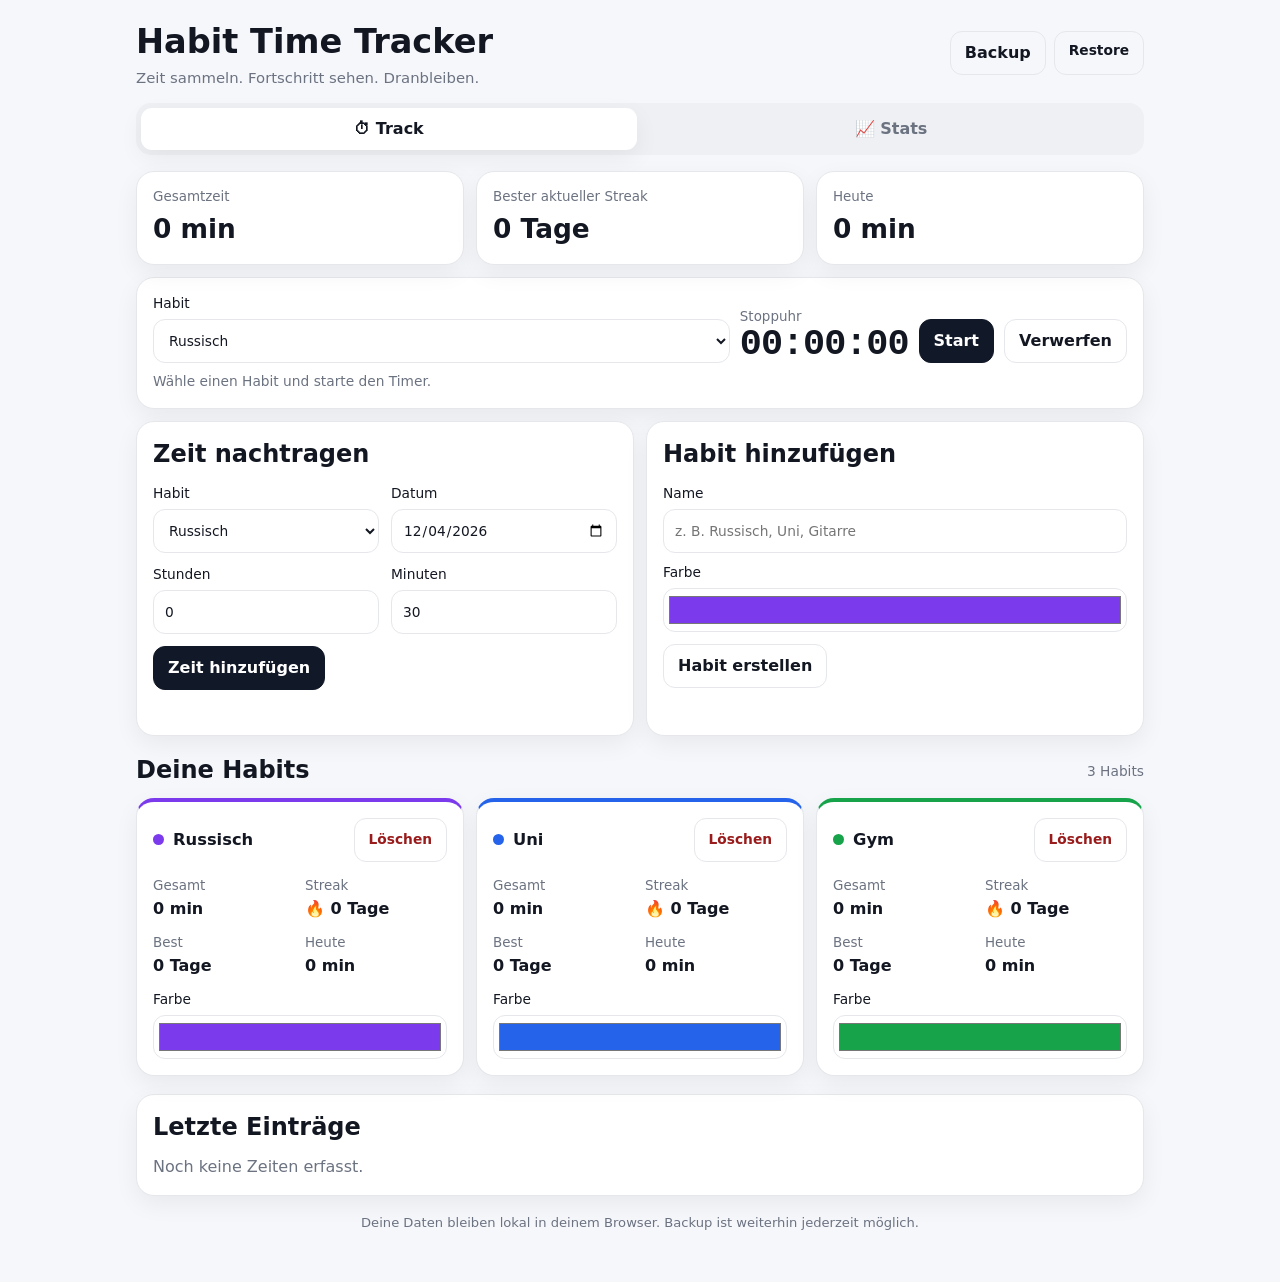
<file: index.html>
<!doctype html>
<html lang="de">
<head>
  <meta charset="utf-8">
  <meta name="viewport" content="width=device-width, initial-scale=1, viewport-fit=cover">
  <meta name="theme-color" content="#111827">
  <meta name="apple-mobile-web-app-capable" content="yes">
  <meta name="apple-mobile-web-app-status-bar-style" content="default">
  <meta name="apple-mobile-web-app-title" content="Time Tracker">
  <title>Habit Time Tracker</title>
  <link rel="manifest" href="./manifest.webmanifest">
  <link rel="icon" href="./icon.svg" type="image/svg+xml">
  <style>
    :root{
      --bg:#f6f7fb;--card:#fff;--text:#131722;--muted:#6b7280;--border:#e5e7eb;
      --accent:#111827;--accentText:#fff;--danger:#991b1b;--soft:#eef0f4;
      --shadow:0 8px 24px rgba(0,0,0,.06)
    }
    @media(prefers-color-scheme:dark){
      :root{--bg:#0f1115;--card:#171a21;--text:#f3f4f6;--muted:#9ca3af;--border:#2b303a;--accent:#f3f4f6;--accentText:#111827;--danger:#fca5a5;--soft:#20242c;--shadow:none}
    }
    *{box-sizing:border-box}
    body{margin:0;background:var(--bg);color:var(--text);font:16px/1.4 system-ui,-apple-system,BlinkMacSystemFont,"Segoe UI",sans-serif}
    button,input,select{font:inherit}
    button{cursor:pointer}
    .wrap{max-width:1040px;margin:0 auto;padding:18px 16px 50px}
    header{display:flex;gap:12px;justify-content:space-between;align-items:center;margin-bottom:14px}
    h1{font-size:clamp(1.5rem,4vw,2.1rem);margin:0}
    .sub{color:var(--muted);font-size:.93rem;margin-top:3px}
    .grid{display:grid;gap:12px}.stats{grid-template-columns:repeat(3,1fr)}.two{grid-template-columns:repeat(2,1fr)}
    .card{background:var(--card);border:1px solid var(--border);border-radius:18px;padding:16px;box-shadow:var(--shadow)}
    .label{color:var(--muted);font-size:.84rem}.value{font-size:1.65rem;font-weight:780;margin-top:4px;word-break:break-word}
    .row{display:flex;gap:10px;align-items:end;flex-wrap:wrap}.grow{flex:1 1 180px}
    label{display:block;font-size:.86rem}
    input,select{width:100%;min-height:44px;margin-top:6px;border:1px solid var(--border);border-radius:12px;background:transparent;color:var(--text);padding:9px 11px}
    input[type=color]{padding:3px;min-height:44px}
    .btn{min-height:44px;border-radius:12px;padding:9px 14px;border:1px solid var(--border);background:transparent;color:var(--text);font-weight:680}
    .btn.primary{background:var(--accent);color:var(--accentText);border-color:var(--accent)}.btn.danger{color:var(--danger)}
    .timer{font:760 2.3rem/1 ui-monospace,SFMono-Regular,Menlo,monospace;letter-spacing:-1px}
    .section-title{font-weight:780;margin:0 0 12px}.habit-grid{grid-template-columns:repeat(3,1fr)}
    .habit-card h3{margin:0;font-size:1.02rem}.mini{display:grid;grid-template-columns:1fr 1fr;gap:10px}.mini strong{display:block;margin-top:2px}
    .history-item{display:flex;justify-content:space-between;gap:12px;padding:10px 0;border-bottom:1px solid var(--border);align-items:center}.history-item:last-child{border-bottom:0}.history-main{min-width:0;flex:1}.history-actions{display:flex;align-items:center;gap:8px;flex:0 0 auto}.history-delete{min-height:36px;padding:6px 10px}
    .muted{color:var(--muted)}.small{font-size:.86rem}.status{min-height:20px;margin-top:9px;color:var(--muted);font-size:.86rem}
    .toolbar{display:flex;gap:8px;flex-wrap:wrap}.file-btn{position:relative;overflow:hidden}.file-btn input{position:absolute;inset:0;opacity:0;cursor:pointer;margin:0}
    .tabs{display:grid;grid-template-columns:1fr 1fr;gap:6px;background:var(--soft);padding:5px;border-radius:15px;margin:8px 0 16px}
    .tab-btn{border:0;border-radius:11px;padding:10px 12px;background:transparent;color:var(--muted);font-weight:750}
    .tab-btn.active{background:var(--card);color:var(--text);box-shadow:var(--shadow)}
    .tab-panel{display:none}.tab-panel.active{display:block}
    .habit-title{display:flex;gap:9px;align-items:center}.dot{width:11px;height:11px;border-radius:50%;flex:0 0 auto}
    .color-row{display:flex;align-items:center;gap:8px;margin-top:12px}.color-row label{flex:1}
    .motivation{padding:18px;background:linear-gradient(135deg,var(--card),var(--soft));border:1px solid var(--border);border-radius:20px}
    .motivation .big{font-size:clamp(1.45rem,5vw,2.25rem);font-weight:830;line-height:1.12;margin-top:5px}
    .metric-grid{display:grid;grid-template-columns:repeat(4,1fr);gap:10px;margin-top:12px}
    .metric{padding:14px;border:1px solid var(--border);border-radius:16px;background:var(--card)}.metric strong{display:block;font-size:1.2rem;margin-top:3px}
    .chart-card{margin-top:12px}.chart-wrap{height:230px;position:relative}.chart-wrap canvas{width:100%;height:100%}
    .heatmap-wrap{overflow-x:auto;padding-bottom:6px}.heatmap{display:grid;grid-auto-flow:column;grid-template-rows:repeat(7,13px);grid-auto-columns:13px;gap:4px;min-width:max-content;padding:4px}
    .heat-cell{width:13px;height:13px;border-radius:3px;background:var(--soft);outline:1px solid color-mix(in srgb,var(--border) 75%,transparent)}
    .heat-legend{display:flex;align-items:center;gap:6px;justify-content:flex-end;margin-top:9px}.heat-legend .heat-cell{display:inline-block}
    .habit-filter{display:flex;gap:8px;overflow-x:auto;padding:2px 0 8px}.filter-pill{white-space:nowrap;border:1px solid var(--border);background:var(--card);color:var(--text);border-radius:999px;padding:8px 11px;font-weight:650}
    .filter-pill.active{outline:2px solid currentColor;outline-offset:1px}
    .record-grid{display:grid;grid-template-columns:repeat(4,1fr);gap:10px}.record{padding:14px;border-radius:16px;border:1px solid var(--border);background:var(--card)}
    .record .emoji{font-size:1.25rem}.record strong{display:block;margin-top:3px;font-size:1.05rem}
    .achievement-grid{display:grid;grid-template-columns:repeat(3,1fr);gap:10px}
    .achievement{padding:14px;border-radius:16px;border:1px solid var(--border);background:var(--card);opacity:.5}.achievement.unlocked{opacity:1}.achievement .icon{font-size:1.55rem}
    .bar-list{display:grid;gap:10px}.bar-label{display:flex;justify-content:space-between;gap:12px;font-size:.9rem;margin-bottom:5px}
    .bar-track{height:10px;background:var(--soft);border-radius:999px;overflow:hidden}.bar-fill{height:100%;border-radius:999px}
    footer{margin-top:18px;color:var(--muted);font-size:.82rem;text-align:center}
    @media(max-width:760px){
      .stats,.two,.habit-grid,.metric-grid,.record-grid,.achievement-grid{grid-template-columns:1fr 1fr}
      header{align-items:flex-start;flex-direction:column}.timer{font-size:2rem}
    }
    @media(max-width:460px){.stats,.two,.habit-grid,.metric-grid,.record-grid,.achievement-grid{grid-template-columns:1fr}}
  </style>
</head>
<body>
<div class="wrap">
  <header>
    <div>
      <h1>Habit Time Tracker</h1>
      <div class="sub">Zeit sammeln. Fortschritt sehen. Dranbleiben.</div>
    </div>
    <div class="toolbar">
      <button id="exportBtn" class="btn" type="button">Backup</button>
      <label class="btn file-btn">Restore<input id="importInput" type="file" accept="application/json"></label>
    </div>
  </header>

  <nav class="tabs" aria-label="Ansicht wechseln">
    <button class="tab-btn active" data-tab="track" type="button">⏱ Track</button>
    <button class="tab-btn" data-tab="stats" type="button">📈 Stats</button>
  </nav>

  <main>
    <div id="tab-track" class="tab-panel active">
      <section class="grid stats">
        <div class="card"><div class="label">Gesamtzeit</div><div id="totalTime" class="value">0 h</div></div>
        <div class="card"><div class="label">Bester aktueller Streak</div><div id="bestCurrentStreak" class="value">0 Tage</div></div>
        <div class="card"><div class="label">Heute</div><div id="todayTime" class="value">0 min</div></div>
      </section>

      <section class="card" style="margin-top:12px">
        <div class="row">
          <div class="grow"><label>Habit<select id="timerHabit"></select></label></div>
          <div><div class="label">Stoppuhr</div><div id="timerDisplay" class="timer">00:00:00</div></div>
          <button id="timerBtn" class="btn primary" type="button">Start</button>
          <button id="discardBtn" class="btn" type="button" disabled>Verwerfen</button>
        </div>
        <div id="timerMessage" class="status">Wähle einen Habit und starte den Timer.</div>
      </section>

      <section class="grid two" style="margin-top:12px">
        <form id="manualForm" class="card">
          <h2 class="section-title">Zeit nachtragen</h2>
          <div class="grid two">
            <label>Habit<select id="manualHabit"></select></label>
            <label>Datum<input id="manualDate" type="date"></label>
            <label>Stunden<input id="manualHours" type="number" min="0" max="24" step="1" value="0"></label>
            <label>Minuten<input id="manualMinutes" type="number" min="0" max="59" step="1" value="30"></label>
          </div>
          <button class="btn primary" style="margin-top:12px" type="submit">Zeit hinzufügen</button>
          <div id="manualMessage" class="status"></div>
        </form>

        <form id="habitForm" class="card">
          <h2 class="section-title">Habit hinzufügen</h2>
          <label>Name<input id="habitName" type="text" maxlength="40" placeholder="z. B. Russisch, Uni, Gitarre"></label>
          <label style="margin-top:10px">Farbe<input id="habitColor" type="color" value="#7c3aed"></label>
          <button class="btn" style="margin-top:12px" type="submit">Habit erstellen</button>
          <div id="habitMessage" class="status"></div>
        </form>
      </section>

      <section style="margin-top:18px">
        <div class="row" style="justify-content:space-between;align-items:center">
          <h2 class="section-title" style="margin:0">Deine Habits</h2>
          <div id="habitCount" class="muted small"></div>
        </div>
        <div id="habitCards" class="grid habit-grid" style="margin-top:10px"></div>
      </section>

      <section class="card" style="margin-top:18px">
        <h2 class="section-title">Letzte Einträge</h2>
        <div id="history"></div>
      </section>
    </div>

    <div id="tab-stats" class="tab-panel">
      <section class="motivation">
        <div class="label">Dein Momentum</div>
        <div id="momentumText" class="big">Heute zählt.</div>
        <div id="momentumSub" class="muted" style="margin-top:8px">Jede Session baut auf der letzten auf.</div>
      </section>

      <section class="metric-grid">
        <div class="metric"><div class="label">Diese Woche</div><strong id="weekTotal">0 min</strong><span id="weekDelta" class="small muted">–</span></div>
        <div class="metric"><div class="label">Letzte 30 Tage</div><strong id="monthTotal">0 min</strong><span class="small muted">aktive Zeit</span></div>
        <div class="metric"><div class="label">Aktive Tage</div><strong id="activeDays">0</strong><span class="small muted">gesamt</span></div>
        <div class="metric"><div class="label">Investierte Lebenszeit</div><strong id="lifeTime">0 h</strong><span id="lifeTimeDays" class="small muted">0 Tage</span></div>
      </section>

      <section class="card chart-card">
        <div class="row" style="justify-content:space-between;align-items:center">
          <div><h2 class="section-title" style="margin:0">Letzte 14 Tage</h2><div class="small muted">Zeit pro Tag</div></div>
        </div>
        <div class="chart-wrap"><canvas id="dailyChart"></canvas></div>
      </section>

      <section class="card chart-card">
        <h2 class="section-title">Jahres-Heatmap</h2>
        <div class="habit-filter" id="heatmapFilters"></div>
        <div class="heatmap-wrap"><div id="heatmap" class="heatmap"></div></div>
        <div class="heat-legend"><span class="small muted">weniger</span><span class="heat-cell" data-l="1"></span><span class="heat-cell" data-l="2"></span><span class="heat-cell" data-l="3"></span><span class="heat-cell" data-l="4"></span><span class="small muted">mehr</span></div>
      </section>

      <section class="grid two chart-card">
        <div class="card">
          <h2 class="section-title">Kumulative Stunden</h2>
          <div class="chart-wrap"><canvas id="cumulativeChart"></canvas></div>
        </div>
        <div class="card">
          <h2 class="section-title">Zeit nach Habit</h2>
          <div id="habitBars" class="bar-list"></div>
        </div>
      </section>

      <section class="card chart-card">
        <h2 class="section-title">Persönliche Rekorde</h2>
        <div id="records" class="record-grid"></div>
      </section>

      <section class="card chart-card">
        <h2 class="section-title">Milestones</h2>
        <div id="achievements" class="achievement-grid"></div>
      </section>
    </div>
  </main>

  <footer>Deine Daten bleiben lokal in deinem Browser. Backup ist weiterhin jederzeit möglich.</footer>
</div>

<script>
(() => {
  const DB_NAME='habit_time_tracker_db';
  const DB_VERSION=1;
  const DEFAULT_COLORS=['#7c3aed','#2563eb','#16a34a','#ea580c','#db2777','#0891b2','#ca8a04','#4f46e5'];
  const $=s=>document.querySelector(s);
  let db,habits=[],entries=[],running=false,timerStartedAt=0,timerHabitId=null,timerInterval=null,heatmapHabit='all';

  const uid=()=> (crypto.randomUUID&&crypto.randomUUID()) || `${Date.now()}-${Math.random().toString(16).slice(2)}`;
  function todayISO(d=new Date()){return [d.getFullYear(),String(d.getMonth()+1).padStart(2,'0'),String(d.getDate()).padStart(2,'0')].join('-')}
  function localDateFromISO(iso){const [y,m,d]=iso.split('-').map(Number);return new Date(y,m-1,d)}
  function escapeHtml(s){return String(s).replace(/[&<>"']/g,c=>({'&':'&amp;','<':'&lt;','>':'&gt;','"':'&quot;',"'":'&#039;'}[c]))}
  function formatDuration(sec){sec=Math.max(0,Math.round(Number(sec)||0));const h=Math.floor(sec/3600),m=Math.floor((sec%3600)/60);return h?`${h} h ${String(m).padStart(2,'0')} min`:`${m} min`}
  function compactDuration(sec){sec=Math.max(0,Math.round(Number(sec)||0));const h=sec/3600;return h>=10?`${Math.round(h)} h`:h>=1?`${h.toFixed(1).replace('.',',')} h`:`${Math.round(sec/60)} min`}
  function timerText(sec){sec=Math.max(0,Math.floor(sec));return [Math.floor(sec/3600),Math.floor((sec%3600)/60),sec%60].map(x=>String(x).padStart(2,'0')).join(':')}
  function currentElapsed(){return running?(Date.now()-timerStartedAt)/1000:0}
  function habitColor(h,index=0){return h.color||DEFAULT_COLORS[index%DEFAULT_COLORS.length]}
  function secondsFor(filterFn){return entries.filter(filterFn).reduce((a,e)=>a+(Number(e.seconds)||0),0)}
  function dayDiff(a,b){return Math.round((localDateFromISO(b)-localDateFromISO(a))/86400000)}

  function streakForHabit(habitId){
    const dates=[...new Set(entries.filter(e=>e.habitId===habitId&&e.seconds>0).map(e=>e.date))].sort();
    if(!dates.length)return{current:0,best:0};
    let best=1,run=1;
    for(let i=1;i<dates.length;i++){if(dayDiff(dates[i-1],dates[i])===1)run++;else run=1;best=Math.max(best,run)}
    let anchor=todayISO(),set=new Set(dates);
    if(!set.has(anchor)){const d=new Date();d.setDate(d.getDate()-1);anchor=todayISO(d)}
    let current=0;
    if(set.has(anchor)){current=1;let cursor=localDateFromISO(anchor);while(true){cursor=new Date(cursor);cursor.setDate(cursor.getDate()-1);const prev=todayISO(cursor);if(!set.has(prev))break;current++}}
    return{current,best}
  }

  function openDB(){return new Promise((resolve,reject)=>{const req=indexedDB.open(DB_NAME,DB_VERSION);req.onupgradeneeded=()=>{const d=req.result;if(!d.objectStoreNames.contains('habits'))d.createObjectStore('habits',{keyPath:'id'});if(!d.objectStoreNames.contains('entries'))d.createObjectStore('entries',{keyPath:'id'})};req.onsuccess=()=>resolve(req.result);req.onerror=()=>reject(req.error)})}
  function txPut(store,obj){return new Promise((resolve,reject)=>{const tx=db.transaction(store,'readwrite');tx.objectStore(store).put(obj);tx.oncomplete=()=>resolve();tx.onerror=()=>reject(tx.error)})}
  function txDelete(store,id){return new Promise((resolve,reject)=>{const tx=db.transaction(store,'readwrite');tx.objectStore(store).delete(id);tx.oncomplete=()=>resolve();tx.onerror=()=>reject(tx.error)})}
  function txAll(store){return new Promise((resolve,reject)=>{const req=db.transaction(store,'readonly').objectStore(store).getAll();req.onsuccess=()=>resolve(req.result);req.onerror=()=>reject(req.error)})}
  function clearStore(store){return new Promise((resolve,reject)=>{const tx=db.transaction(store,'readwrite');tx.objectStore(store).clear();tx.oncomplete=()=>resolve();tx.onerror=()=>reject(tx.error)})}

  async function load(){
    habits=await txAll('habits');entries=await txAll('entries');
    if(!habits.length){
      for(const [i,name] of ['Russisch','Uni','Gym'].entries()){const h={id:uid(),name,color:DEFAULT_COLORS[i],createdAt:Date.now()};await txPut('habits',h);habits.push(h)}
    }
    render();
  }

  function renderSelects(){
    const t=$('#timerHabit'),m=$('#manualHabit'),oldT=t.value,oldM=m.value;
    const opts=habits.map(h=>`<option value="${h.id}">${escapeHtml(h.name)}</option>`).join('');
    t.innerHTML=opts;m.innerHTML=opts;if(habits.some(h=>h.id===oldT))t.value=oldT;if(habits.some(h=>h.id===oldM))m.value=oldM;
  }

  function renderTrack(){
    renderSelects();
    const total=secondsFor(()=>true),today=secondsFor(e=>e.date===todayISO()),streaks=habits.map(h=>streakForHabit(h.id).current);
    $('#totalTime').textContent=formatDuration(total);$('#todayTime').textContent=formatDuration(today);$('#bestCurrentStreak').textContent=`${Math.max(0,...streaks)} Tage`;$('#habitCount').textContent=`${habits.length} Habits`;

    $('#habitCards').innerHTML=habits.map((h,i)=>{
      const secs=secondsFor(e=>e.habitId===h.id),s=streakForHabit(h.id),todaySec=secondsFor(e=>e.habitId===h.id&&e.date===todayISO()),color=habitColor(h,i);
      return `<article class="card habit-card" style="border-top:4px solid ${color}">
        <div class="row" style="justify-content:space-between;align-items:center">
          <div class="habit-title"><span class="dot" style="background:${color}"></span><h3>${escapeHtml(h.name)}</h3></div>
          <button class="btn danger small delete-habit" data-id="${h.id}" type="button">Löschen</button>
        </div>
        <div class="mini" style="margin-top:12px">
          <div><span class="label">Gesamt</span><strong>${formatDuration(secs)}</strong></div>
          <div><span class="label">Streak</span><strong>🔥 ${s.current} Tage</strong></div>
          <div><span class="label">Best</span><strong>${s.best} Tage</strong></div>
          <div><span class="label">Heute</span><strong>${formatDuration(todaySec)}</strong></div>
        </div>
        <div class="color-row"><label>Farbe<input class="habit-color" data-id="${h.id}" type="color" value="${color}"></label></div>
      </article>`;
    }).join('');

    document.querySelectorAll('.habit-color').forEach(input=>input.addEventListener('change',async()=>{
      const h=habits.find(x=>x.id===input.dataset.id);if(!h)return;h.color=input.value;await txPut('habits',h);render();
    }));
    document.querySelectorAll('.delete-habit').forEach(btn=>btn.addEventListener('click',async()=>{
      const id=btn.dataset.id;if(!confirm('Habit und alle zugehörigen Zeiteinträge wirklich löschen?'))return;
      for(const e of entries.filter(e=>e.habitId===id))await txDelete('entries',e.id);
      await txDelete('habits',id);habits=habits.filter(h=>h.id!==id);entries=entries.filter(e=>e.habitId!==id);render();
    }));

    const recent=[...entries].sort((a,b)=>(b.createdAt||0)-(a.createdAt||0)).slice(0,20);
    $('#history').innerHTML=recent.length?recent.map(e=>{const h=habits.find(x=>x.id===e.habitId),i=habits.findIndex(x=>x.id===e.habitId),color=h?habitColor(h,i):'#9ca3af';return `<div class="history-item"><div class="history-main"><span class="dot" style="display:inline-block;background:${color};margin-right:6px"></span><strong>${escapeHtml(h?h.name:'Gelöscht')}</strong> · ${e.date}</div><div class="history-actions"><span>${formatDuration(e.seconds)}</span><button class="btn danger small history-delete" data-id="${e.id}" type="button" aria-label="Eintrag löschen">Löschen</button></div></div>`}).join(''):'<div class="muted">Noch keine Zeiten erfasst.</div>';
    document.querySelectorAll('.history-delete').forEach(btn=>btn.addEventListener('click',async()=>{
      const id=btn.dataset.id,e=entries.find(x=>x.id===id);if(!e)return;
      const h=habits.find(x=>x.id===e.habitId),label=h?h.name:'diesen Eintrag';
      if(!confirm(`${label} vom ${e.date} (${formatDuration(e.seconds)}) wirklich löschen?`))return;
      await txDelete('entries',id);
      entries=entries.filter(x=>x.id!==id);
      render();
    }));
  }

  function dateSeries(days){
    const out=[];const d=new Date();d.setHours(12,0,0,0);
    for(let i=days-1;i>=0;i--){const x=new Date(d);x.setDate(d.getDate()-i);out.push(todayISO(x))}
    return out;
  }

  function weekStart(offsetWeeks=0){
    const d=new Date();d.setHours(12,0,0,0);const monday=(d.getDay()+6)%7;d.setDate(d.getDate()-monday+(offsetWeeks*7));return d;
  }
  function rangeSec(start,end){return secondsFor(e=>{const d=localDateFromISO(e.date);return d>=start&&d<end})}

  function drawLineChart(canvas,labels,values,color){
    const rect=canvas.getBoundingClientRect(),ratio=window.devicePixelRatio||1,w=Math.max(280,rect.width),h=Math.max(180,rect.height);
    canvas.width=w*ratio;canvas.height=h*ratio;const c=canvas.getContext('2d');c.scale(ratio,ratio);c.clearRect(0,0,w,h);
    const cs=getComputedStyle(document.documentElement),muted=cs.getPropertyValue('--muted').trim(),border=cs.getPropertyValue('--border').trim();
    const pad={l:34,r:10,t:16,b:28},cw=w-pad.l-pad.r,ch=h-pad.t-pad.b,max=Math.max(...values,1);
    c.strokeStyle=border;c.lineWidth=1;
    for(let i=0;i<4;i++){const y=pad.t+(ch*i/3);c.beginPath();c.moveTo(pad.l,y);c.lineTo(w-pad.r,y);c.stroke()}
    c.fillStyle=muted;c.font='11px system-ui';c.textAlign='right';c.textBaseline='middle';
    for(let i=0;i<4;i++){const val=max*(1-i/3);c.fillText(compactDuration(val),pad.l-6,pad.t+(ch*i/3))}
    const pts=values.map((v,i)=>({x:pad.l+(values.length===1?cw/2:cw*i/(values.length-1)),y:pad.t+ch-(v/max)*ch}));
    c.strokeStyle=color;c.lineWidth=3;c.lineJoin='round';c.lineCap='round';c.beginPath();pts.forEach((p,i)=>i?c.lineTo(p.x,p.y):c.moveTo(p.x,p.y));c.stroke();
    c.fillStyle=color;pts.forEach(p=>{c.beginPath();c.arc(p.x,p.y,3,0,Math.PI*2);c.fill()});
    c.fillStyle=muted;c.font='10px system-ui';c.textAlign='center';c.textBaseline='top';
    const step=Math.max(1,Math.ceil(labels.length/7));labels.forEach((lab,i)=>{if(i%step===0||i===labels.length-1)c.fillText(lab,pts[i].x,h-pad.b+8)});
  }

  function renderHeatmap(){
    $('#heatmapFilters').innerHTML=[`<button class="filter-pill ${heatmapHabit==='all'?'active':''}" data-h="all">Alle</button>`,...habits.map((h,i)=>`<button class="filter-pill ${heatmapHabit===h.id?'active':''}" data-h="${h.id}" style="color:${habitColor(h,i)}">${escapeHtml(h.name)}</button>`)].join('');
    document.querySelectorAll('.filter-pill').forEach(b=>b.addEventListener('click',()=>{heatmapHabit=b.dataset.h;renderHeatmap()}));
    const days=dateSeries(365),map=new Map();
    for(const e of entries){if(heatmapHabit!=='all'&&e.habitId!==heatmapHabit)continue;map.set(e.date,(map.get(e.date)||0)+(Number(e.seconds)||0))}
    const vals=days.map(d=>map.get(d)||0),positive=vals.filter(Boolean).sort((a,b)=>a-b),q=positive.length?positive[Math.floor(positive.length*.75)]:3600;
    let color='#111827';
    if(heatmapHabit!=='all'){const i=habits.findIndex(h=>h.id===heatmapHabit);if(i>=0)color=habitColor(habits[i],i)}
    const cells=days.map((d,idx)=>{
      const v=vals[idx],level=v?Math.min(4,Math.max(1,Math.ceil((v/Math.max(q,1))*3))):0,alpha=level?[.22,.42,.68,1][level-1]:0;
      return `<span class="heat-cell" title="${d}: ${formatDuration(v)}" style="${level?`background:${hexWithAlpha(color,alpha)};outline-color:transparent`:''}"></span>`;
    }).join('');
    $('#heatmap').innerHTML=cells;
    document.querySelectorAll('.heat-legend .heat-cell').forEach(el=>{const l=Number(el.dataset.l);el.style.background=hexWithAlpha(color,[.22,.42,.68,1][l-1])});
  }

  function hexWithAlpha(hex,alpha){
    if(!/^#[0-9a-f]{6}$/i.test(hex))return hex;
    const r=parseInt(hex.slice(1,3),16),g=parseInt(hex.slice(3,5),16),b=parseInt(hex.slice(5,7),16);return `rgba(${r},${g},${b},${alpha})`;
  }

  function renderStats(){
    const total=secondsFor(()=>true),days14=dateSeries(14),vals14=days14.map(d=>secondsFor(e=>e.date===d));
    const thisStart=weekStart(0),nextStart=weekStart(1),prevStart=weekStart(-1),thisWeek=rangeSec(thisStart,nextStart),prevWeek=rangeSec(prevStart,thisStart);
    const delta=prevWeek?Math.round((thisWeek-prevWeek)/prevWeek*100):null;
    $('#weekTotal').textContent=formatDuration(thisWeek);$('#weekDelta').textContent=delta===null?'Noch kein Vergleich':`${delta>=0?'↑':'↓'} ${Math.abs(delta)} % zur Vorwoche`;
    const monthDates=new Set(dateSeries(30));$('#monthTotal').textContent=formatDuration(secondsFor(e=>monthDates.has(e.date)));
    $('#activeDays').textContent=new Set(entries.filter(e=>e.seconds>0).map(e=>e.date)).size;
    $('#lifeTime').textContent=formatDuration(total);$('#lifeTimeDays').textContent=`≈ ${(total/86400).toFixed(1).replace('.',',')} Tage`;
    const currentBest=Math.max(0,...habits.map(h=>streakForHabit(h.id).current));
    $('#momentumText').textContent=currentBest>=7?`🔥 ${currentBest} Tage Momentum.`:thisWeek>prevWeek&&prevWeek>0?'📈 Du bist diese Woche stärker unterwegs.':thisWeek>0?'⚡ Du hast diese Woche schon investiert.':'Heute ist ein guter Start.';
    $('#momentumSub').textContent=total?`Insgesamt ${formatDuration(total)} aktiv investiert.`:'Starte deine erste Session und die Stats füllen sich automatisch.';

    const labels14=days14.map(d=>localDateFromISO(d).toLocaleDateString('de-DE',{day:'2-digit',month:'2-digit'}));
    const primary=habits.length?habitColor(habits[0],0):'#7c3aed';drawLineChart($('#dailyChart'),labels14,vals14,primary);

    const allDates=[...new Set(entries.map(e=>e.date))].sort(),cumLabels=[],cumVals=[];let sum=0;
    const byDate=new Map();for(const e of entries)byDate.set(e.date,(byDate.get(e.date)||0)+(Number(e.seconds)||0));
    for(const d of allDates){sum+=byDate.get(d)||0;cumLabels.push(localDateFromISO(d).toLocaleDateString('de-DE',{day:'2-digit',month:'2-digit'}));cumVals.push(sum)}
    drawLineChart($('#cumulativeChart'),cumLabels.length?cumLabels:['–'],cumVals.length?cumVals:[0],primary);

    const totals=habits.map((h,i)=>({h,i,sec:secondsFor(e=>e.habitId===h.id)})).sort((a,b)=>b.sec-a.sec),maxHabit=Math.max(1,...totals.map(x=>x.sec));
    $('#habitBars').innerHTML=totals.length?totals.map(x=>`<div><div class="bar-label"><span>${escapeHtml(x.h.name)}</span><strong>${formatDuration(x.sec)}</strong></div><div class="bar-track"><div class="bar-fill" style="width:${(x.sec/maxHabit)*100}%;background:${habitColor(x.h,x.i)}"></div></div></div>`).join(''):'<div class="muted">Noch keine Habits.</div>';

    renderHeatmap();
    renderRecords();
    renderAchievements(total);
  }

  function renderRecords(){
    const dayTotals=new Map();for(const e of entries)dayTotals.set(e.date,(dayTotals.get(e.date)||0)+(Number(e.seconds)||0));
    const bestDay=[...dayTotals.entries()].sort((a,b)=>b[1]-a[1])[0];
    const longest=[...entries].sort((a,b)=>(b.seconds||0)-(a.seconds||0))[0];
    const bestStreak=Math.max(0,...habits.map(h=>streakForHabit(h.id).best));
    const weeks=new Map();
    for(const e of entries){const d=localDateFromISO(e.date),day=(d.getDay()+6)%7;d.setDate(d.getDate()-day);const k=todayISO(d);weeks.set(k,(weeks.get(k)||0)+(Number(e.seconds)||0))}
    const bestWeek=[...weeks.entries()].sort((a,b)=>b[1]-a[1])[0];
    $('#records').innerHTML=[
      ['🏆','Produktivster Tag',bestDay?formatDuration(bestDay[1]):'–'],
      ['⏱','Längste Session',longest?formatDuration(longest.seconds):'–'],
      ['🔥','Längster Streak',`${bestStreak} Tage`],
      ['⚡','Beste Woche',bestWeek?formatDuration(bestWeek[1]):'–']
    ].map(x=>`<div class="record"><span class="emoji">${x[0]}</span><span class="label">${x[1]}</span><strong>${x[2]}</strong></div>`).join('');
  }

  function renderAchievements(total){
    const maxStreak=Math.max(0,...habits.map(h=>streakForHabit(h.id).best)),sessionCount=entries.length,activeDays=new Set(entries.filter(e=>e.seconds>0).map(e=>e.date)).size;
    const a=[
      ['🌱','Erster Schritt','1 Stunde insgesamt',total>=3600],
      ['🔥','On Fire','7 Tage Streak',maxStreak>=7],
      ['💎','Drangeblieben','50 Stunden insgesamt',total>=50*3600],
      ['💯','Hundert','100 Sessions',sessionCount>=100],
      ['🗓','Konstanz','30 aktive Tage',activeDays>=30],
      ['🏔','Langstrecke','100 Stunden insgesamt',total>=100*3600]
    ];
    $('#achievements').innerHTML=a.map(x=>`<div class="achievement ${x[3]?'unlocked':''}"><div class="icon">${x[0]}</div><strong>${x[1]}</strong><div class="small muted">${x[2]}</div></div>`).join('');
  }

  function render(){renderTrack();if($('#tab-stats').classList.contains('active'))requestAnimationFrame(renderStats)}

  document.querySelectorAll('.tab-btn').forEach(btn=>btn.addEventListener('click',()=>{
    document.querySelectorAll('.tab-btn').forEach(b=>b.classList.toggle('active',b===btn));
    document.querySelectorAll('.tab-panel').forEach(p=>p.classList.remove('active'));
    $(`#tab-${btn.dataset.tab}`).classList.add('active');
    if(btn.dataset.tab==='stats')requestAnimationFrame(renderStats);
  }));
  window.addEventListener('resize',()=>{if($('#tab-stats').classList.contains('active'))renderStats()});

  $('#manualDate').value=todayISO();

  $('#timerBtn').addEventListener('click',async()=>{
    if(!habits.length)return;
    if(!running){
      running=true;timerStartedAt=Date.now();timerHabitId=$('#timerHabit').value;$('#timerBtn').textContent='Stop & speichern';$('#discardBtn').disabled=false;$('#timerMessage').textContent='Timer läuft…';timerInterval=setInterval(()=>$('#timerDisplay').textContent=timerText(currentElapsed()),1000);
    }else{
      const sec=Math.max(1,Math.round(currentElapsed()));running=false;clearInterval(timerInterval);timerInterval=null;
      const e={id:uid(),habitId:timerHabitId,date:todayISO(),seconds:sec,createdAt:Date.now()};await txPut('entries',e);entries.push(e);
      $('#timerBtn').textContent='Start';$('#discardBtn').disabled=true;$('#timerDisplay').textContent='00:00:00';$('#timerMessage').textContent=`${formatDuration(sec)} gespeichert.`;render();
    }
  });
  $('#discardBtn').addEventListener('click',()=>{running=false;clearInterval(timerInterval);timerInterval=null;$('#timerBtn').textContent='Start';$('#discardBtn').disabled=true;$('#timerDisplay').textContent='00:00:00';$('#timerMessage').textContent='Timer verworfen.'});

  $('#manualForm').addEventListener('submit',async ev=>{
    ev.preventDefault();const h=Math.max(0,Math.min(24,Number($('#manualHours').value)||0)),m=Math.max(0,Math.min(59,Number($('#manualMinutes').value)||0)),sec=Math.round((h*60+m)*60),date=$('#manualDate').value;
    if(!date||sec<=0){$('#manualMessage').textContent='Bitte Datum und Zeit größer als 0 eingeben.';return}
    const e={id:uid(),habitId:$('#manualHabit').value,date,seconds:sec,createdAt:Date.now()};await txPut('entries',e);entries.push(e);$('#manualMessage').textContent=`${formatDuration(sec)} hinzugefügt.`;render();
  });

  $('#habitForm').addEventListener('submit',async ev=>{
    ev.preventDefault();const name=$('#habitName').value.trim(),color=$('#habitColor').value;
    if(!name){$('#habitMessage').textContent='Gib dem Habit einen Namen.';return}
    if(habits.some(h=>h.name.toLowerCase()===name.toLowerCase())){$('#habitMessage').textContent='Diesen Habit gibt es schon.';return}
    const h={id:uid(),name,color,createdAt:Date.now()};await txPut('habits',h);habits.push(h);$('#habitName').value='';$('#habitMessage').textContent=`${name} erstellt.`;render();
  });

  $('#exportBtn').addEventListener('click',()=>{
    const payload={version:2,exportedAt:new Date().toISOString(),habits,entries};const blob=new Blob([JSON.stringify(payload,null,2)],{type:'application/json'}),a=document.createElement('a');a.href=URL.createObjectURL(blob);a.download=`habit-tracker-backup-${todayISO()}.json`;a.click();setTimeout(()=>URL.revokeObjectURL(a.href),500);
  });

  $('#importInput').addEventListener('change',async ev=>{
    const file=ev.target.files&&ev.target.files[0];if(!file)return;
    try{
      const data=JSON.parse(await file.text());if(!Array.isArray(data.habits)||!Array.isArray(data.entries))throw new Error('Ungültiges Backup');if(!confirm('Aktuelle Daten durch dieses Backup ersetzen?'))return;
      await clearStore('habits');await clearStore('entries');
      for(const [i,h0] of data.habits.entries()){const h={...h0,color:h0.color||DEFAULT_COLORS[i%DEFAULT_COLORS.length]};await txPut('habits',h)}
      for(const e of data.entries)await txPut('entries',e);
      habits=await txAll('habits');entries=await txAll('entries');render();alert('Backup wiederhergestellt.');
    }catch(err){alert('Backup konnte nicht gelesen werden.')}
    ev.target.value='';
  });

  async function init(){
    try{db=await openDB();await load();if('serviceWorker' in navigator)navigator.serviceWorker.register('./sw.js').catch(()=>{})}
    catch(err){document.body.innerHTML='<div style="padding:24px;font-family:system-ui">Die lokale Datenbank konnte nicht geöffnet werden.</div>'}
  }
  init();
})();
</script>
</body>
</html>
</file>
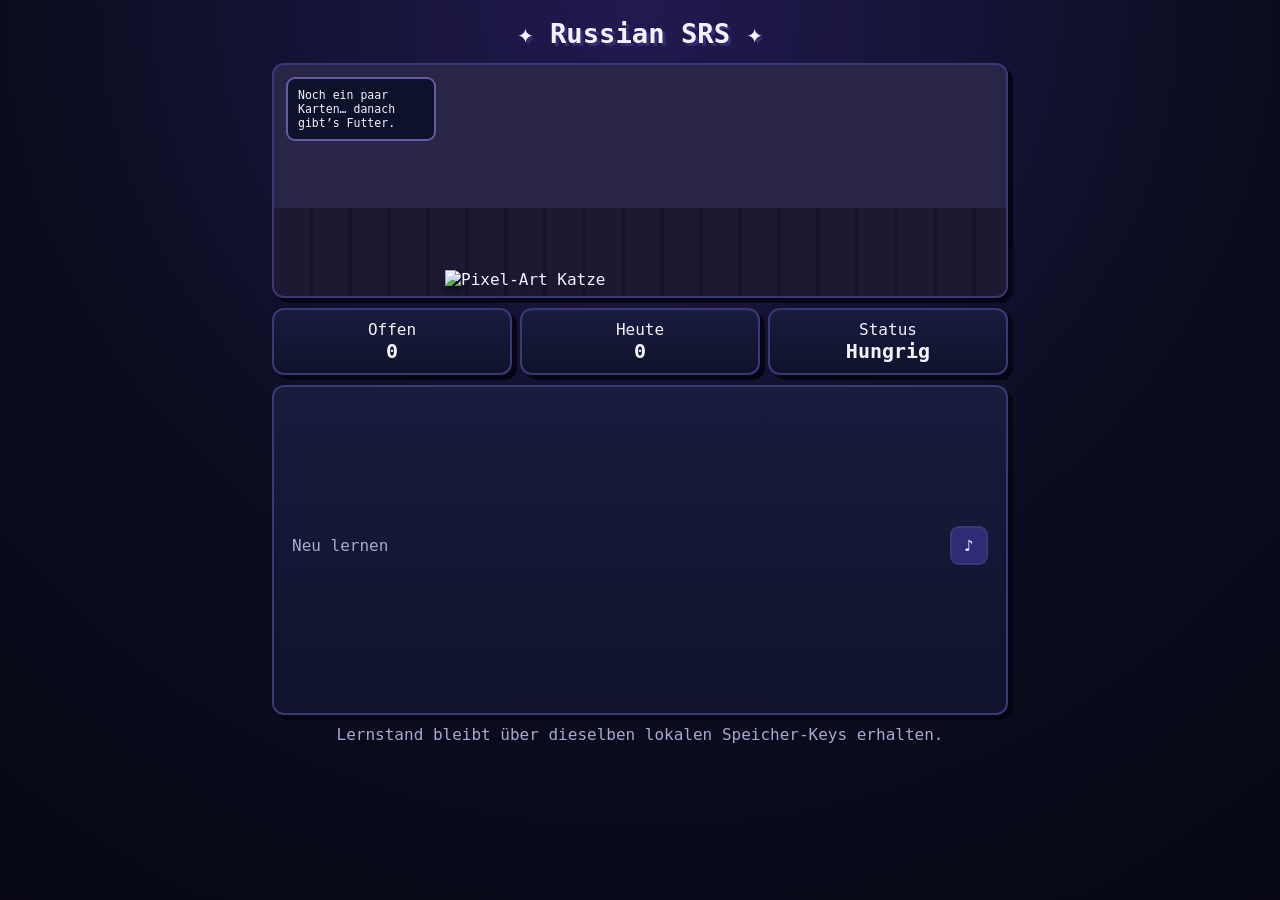
<file: srs-v10/index.html>
<!doctype html><html lang="de"><head><meta charset="utf-8"><meta name="viewport" content="width=device-width,initial-scale=1,viewport-fit=cover"><meta name="theme-color" content="#090b1d"><title>Russian SRS v10</title><style>:root{--bg:#090b1d;--panel:#151936;--line:#3a3977;--text:#f4f2ff;--muted:#aaa8cf;--red:#c94c67;--green:#1d8a6a}*{box-sizing:border-box}body{margin:0;min-height:100vh;background:radial-gradient(circle at 50% 0,#211a50,#0b0d20 55%,#070814);color:var(--text);font-family:ui-monospace,SFMono-Regular,Menlo,monospace}.app{max-width:760px;margin:auto;padding:12px}.title{text-align:center;font-weight:900;font-size:1.7rem;margin:6px 0 14px;text-shadow:3px 3px #342b75}.panel{background:linear-gradient(#181c3d,#10132b);border:2px solid var(--line);border-radius:12px;box-shadow:5px 5px 0 #050611}.room{position:relative;height:235px;overflow:hidden;background:linear-gradient(#292547 0 62%,#17152c 62%);display:flex;align-items:flex-end;justify-content:center}.room:after{content:"";position:absolute;inset:auto 0 0;height:38%;background:repeating-linear-gradient(90deg,#211b35 0 35px,#18142a 35px 39px);opacity:.7}.cat{position:relative;z-index:2;width:min(82vw,390px);height:auto;image-rendering:pixelated;filter:drop-shadow(0 8px 4px #05061188);margin-bottom:7px}.speech{position:absolute;z-index:3;left:12px;top:12px;max-width:150px;padding:9px 10px;border:2px solid #6559a8;border-radius:9px;background:#0c1028e8;font-size:.72rem}.stats{display:grid;grid-template-columns:repeat(3,1fr);gap:8px;margin:10px 0}.stat{padding:10px;text-align:center}.stat b{display:block;font-size:1.25rem}.card{padding:18px;min-height:330px;display:flex;flex-direction:column;justify-content:center}.prompt,.ru{text-align:center;font-weight:900}.prompt{font-size:clamp(1.8rem,7vw,2.8rem);margin-bottom:18px}.ru{font-size:clamp(1.55rem,6vw,2.3rem)}.note{text-align:center;color:var(--muted);margin-top:9px}.btn{font:inherit;color:#fff;font-weight:900;border:2px solid var(--line);border-radius:9px;padding:13px;background:#302b75;width:100%;margin-top:12px}.ratings{display:grid;grid-template-columns:repeat(2,1fr);gap:8px}.again{background:#b23d56}.hard{background:#946227}.good{background:#18745a}.easy{background:#1c7285}.toprow{display:flex;justify-content:space-between;align-items:center;color:var(--muted);margin-bottom:10px}.tts{width:auto;margin:0;padding:8px 12px}.done{text-align:center;color:var(--muted);padding:50px 10px}.status{text-align:center;padding:10px;color:var(--muted)}@media(min-width:700px){.ratings{grid-template-columns:repeat(4,1fr)}}</style></head><body><main class="app"><div class="title">✦ Russian SRS ✦</div><div class="panel room"><img id="cat" class="cat" alt="Pixel-Art Katze"><div class="speech" id="speech">Noch ein paar Karten… danach gibt’s Futter.</div></div><div class="stats"><div class="panel stat"><span>Offen</span><b id="open">0</b></div><div class="panel stat"><span>Heute</span><b id="today">0</b></div><div class="panel stat"><span>Status</span><b id="mood">Hungrig</b></div></div><section class="panel card"><div class="toprow"><span id="phase">Neu lernen</span><button id="tts" class="btn tts">♪</button></div><div id="study"></div></section><div class="status">Lernstand bleibt über dieselben lokalen Speicher-Keys erhalten.</div></main><script>(()=>{const H='[data-uri]';const P='[data-uri]';const $=s=>document.querySelector(s),K='russian-srs-progress-v1',M='russian-srs-meta-v1',L='russian-srs-local-cards-v1',MIN=60000,DAY=86400000;const base=[{id:'a',de:'Ich hab keinen Bock zu kochen.',ru:'Мне влом готовить.',note:'влом = kein Bock'},{id:'b',de:'Mir ist mulmig, da allein hinzugehen.',ru:'Мне стрёмно туда идти одной.',note:'стрёмно = mulmig / sketchy'},{id:'c',de:'Ich hab auf der Arbeit Mist gebaut.',ru:'Я накосячила на работе.',note:'накосячить = Mist bauen'},{id:'d',de:'Warum gehst du mir so auf den Sack?',ru:'Чё ты до меня докопался?',note:'докопаться = nerven'},{id:'e',de:'Ich hab beschlossen, mir die Mühe zu machen und alles selbst zu machen.',ru:'Я решила заморочиться и сама всё сделать.',note:'заморочиться = sich Mühe machen'},{id:'f',de:'Ich kann darüber nicht mehr vor Lachen.',ru:'Я с этого угораю.',note:'угорать = sich kaputtlachen'},{id:'g',de:'Hör auf, dich rauszureden.',ru:'Хватит отмазываться.',note:'отмазываться = sich rausreden'},{id:'h',de:'Er ist mit seiner Lüge aufgeflogen.',ru:'Он спалился на лжи.',note:'спалиться = auffliegen'},{id:'i',de:'Was willst du mir da erzählen?',ru:'Что ты мне втираешь?',note:'втирать = Quatsch erzählen'},{id:'j',de:'Ich bin nach Hause gekommen und direkt weggepennt.',ru:'Я пришла домой и сразу вырубилась.',note:'вырубиться = wegpennen'}];const load=(k,f)=>{try{return JSON.parse(localStorage.getItem(k))||f}catch{return f}};let p=load(K,{}),meta=load(M,{reviewsToday:0,reviewDay:''}),local=load(L,[]),cards=[...base,...local],cur=null,revealed=false;function pf(id){let x=p[id];return x&&x.state?x:{state:'learning',correctStreak:0,due:0,interval:0,ease:2.5,reviews:0,lapses:0}}function save(){localStorage.setItem(K,JSON.stringify(p));localStorage.setItem(M,JSON.stringify(meta))}function due(){return cards.filter(c=>pf(c.id).due<=Date.now()).sort((a,b)=>pf(a.id).due-pf(b.id).due)}function endToday(){let d=new Date();d.setHours(23,59,59,999);return d.getTime()}function todayOpen(){return cards.filter(c=>pf(c.id).due<=endToday())}function mood(){let open=todayOpen().length;$('#open').textContent=open;$('#today').textContent=meta.reviewsToday||0;if(open===0){$('#cat').src=P;$('#mood').textContent='Zufrieden';$('#speech').textContent='Mrrr… satt. Morgen wieder.'}else{$('#cat').src=H;$('#mood').textContent='Hungrig';$('#speech').textContent='Noch '+open+' Karten… danach gibt’s Futter.'}}function esc(s=''){return String(s).replace(/[&<>"']/g,c=>({'&':'&amp;','<':'&lt;','>':'&gt;','"':'&quot;',"'":'&#039;'}[c]))}function pick(){cur=due()[0]||null;revealed=false;render()}function render(){mood();if(!cur){$('#study').innerHTML='<div class="done"><h2>Für heute fertig ✦</h2><p>Die Katze ist satt.</p></div>';$('#phase').textContent='Fertig';return}let x=pf(cur.id);$('#phase').textContent=x.state==='review'?'↻ Wiederholung':x.state==='relearning'?'↻ Wieder lernen':'✦ Neu lernen';$('#study').innerHTML='<div class="prompt">'+esc(cur.de)+'</div>'+(revealed?'<div class="ru">'+esc(cur.ru)+'</div><div class="note">'+esc(cur.note||'')+'</div><div class="ratings"><button class="btn again" data-r="again">Nochmal</button><button class="btn hard" data-r="hard">Schwer</button><button class="btn good" data-r="good">Gut</button><button class="btn easy" data-r="easy">Einfach</button></div>':'<button class="btn" id="show">Antwort zeigen</button>');if($('#show'))$('#show'].onclick=()=>{revealed=true;render()};document.querySelectorAll('[data-r]').forEach(b=>b.onclick=()=>rate(b.dataset.r))}function rate(r){let x=pf(cur.id);if(x.state!=='review'){if(r==='again'){x.correctStreak=0;x.due=Date.now()+MIN}else if(r==='hard'){x.correctStreak=0;x.due=Date.now()+6*MIN}else{x.correctStreak=(x.correctStreak||0)+1;if(x.correctStreak>=2){x.state='review';x.interval=1;x.due=Date.now()+DAY;x.correctStreak=0}else x.due=Date.now()+10*MIN}}else{let i=Math.max(1,x.interval||1);if(r==='again'){x.state='relearning';x.correctStreak=0;x.lapses=(x.lapses||0)+1;x.due=Date.now()+MIN}else if(r==='hard'){x.interval=Math.max(1,Math.round(i*1.2));x.due=Date.now()+x.interval*DAY}else if(r==='good'){x.interval=Math.max(i+1,Math.round(i*(x.ease||2.5)));x.due=Date.now()+x.interval*DAY}else{x.interval=Math.max(i+2,Math.round(i*(x.ease||2.5)*1.3));x.due=Date.now()+x.interval*DAY}}p[cur.id]=x;let d=new Date().toISOString().slice(0,10);if(meta.reviewDay!==d){meta.reviewDay=d;meta.reviewsToday=0}meta.reviewsToday=(meta.reviewsToday||0)+1;save();pick()}$('#tts').onclick=()=>{if(!cur||!('speechSynthesis'in window))return;let u=new SpeechSynthesisUtterance(cur.ru);u.lang='ru-RU';u.rate=.9;speechSynthesis.cancel();speechSynthesis.speak(u)};$('#cat').src=H;pick()})()</script></body></html>
</file>
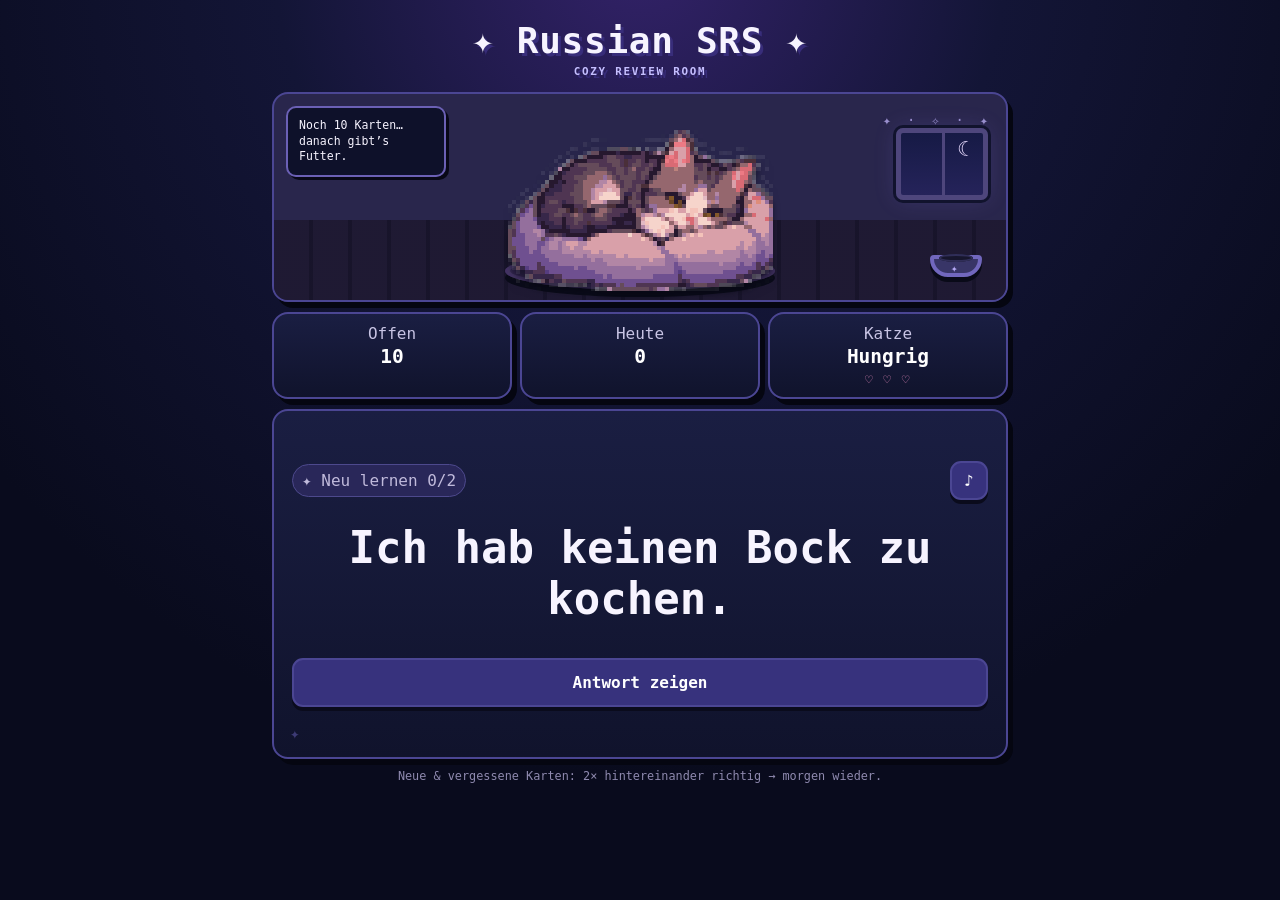
<file: srs-v12/index.html>
<!doctype html>
<html lang="de"><head><meta charset="utf-8"><meta name="viewport" content="width=device-width,initial-scale=1,viewport-fit=cover"><meta name="theme-color" content="#0b0d22">
<title>Russian SRS</title>
<style>
:root{--bg:#090b1d;--panel:#151936;--line:#4b4693;--text:#f7f4ff;--muted:#aaa8cf;--lav:#8f7cf7;--pink:#e889bd;--gold:#e9bd6b;--green:#39b88e}
*{box-sizing:border-box}body{margin:0;min-height:100vh;background:radial-gradient(circle at 50% -5%,#332269 0,#131536 32%,#090b1d 72%);color:var(--text);font-family:ui-monospace,SFMono-Regular,Menlo,monospace}.app{max-width:760px;margin:auto;padding:12px 12px 34px}.title{text-align:center;font-size:clamp(1.65rem,6vw,2.25rem);font-weight:900;margin:8px 0 14px;text-shadow:3px 3px 0 #382d7a;letter-spacing:.02em}.title small{display:block;font-size:.68rem;color:#c5bfff;letter-spacing:.16em;margin-top:4px}.panel{background:linear-gradient(180deg,#1a1e42,#10132c);border:2px solid var(--line);border-radius:16px;box-shadow:5px 6px 0 #050611}
.room{height:210px;position:relative;overflow:hidden;display:flex;align-items:flex-end;justify-content:center;background:linear-gradient(#29264c 0 61%,#17152c 61%)}.room:before{content:"✦   ·   ✧      ·   ✦";position:absolute;top:18px;right:14px;color:#c6b9ff;opacity:.72;font-size:.86rem;letter-spacing:.28em}.room:after{content:"";position:absolute;left:0;right:0;bottom:0;height:39%;background:repeating-linear-gradient(90deg,#211b35 0 35px,#18142a 35px 39px);opacity:.78}.window{position:absolute;right:18px;top:34px;width:92px;height:72px;border:5px solid #4e467c;border-radius:7px;background:linear-gradient(#161a45,#25235a);box-shadow:0 0 0 3px #11132d,0 0 22px #8071df33}.window:before{content:"";position:absolute;left:50%;top:0;bottom:0;width:3px;background:#4e467c}.window:after{content:"☾";position:absolute;right:13px;top:4px;color:#e9dcff;font-size:1.3rem}.rug{position:absolute;z-index:1;bottom:10px;width:270px;height:38px;border-radius:50%;background:#332650;box-shadow:inset 0 0 0 5px #443365,0 7px 0 #0a0b19}.cat{position:relative;z-index:3;width:min(60vw,265px);height:auto;image-rendering:pixelated;filter:drop-shadow(0 7px 3px #05061188);margin-bottom:9px}.bowl{position:absolute;z-index:4;right:24px;bottom:23px;width:52px;height:22px;border-radius:4px 4px 18px 18px;background:#383567;border:4px solid #7167bd;box-shadow:0 5px 0 #090a18}.bowl:before{content:"";position:absolute;left:5px;right:5px;top:-5px;height:8px;border-radius:50%;background:#a96648;box-shadow:inset 0 0 0 2px #e2a56f}.bowl.empty:before{background:#17162d;box-shadow:inset 0 0 0 2px #302e58}.bowl:after{content:"✦";position:absolute;left:17px;top:3px;color:#b6aaf7;font-size:.68rem}.speech{position:absolute;z-index:5;left:12px;top:12px;max-width:160px;padding:10px 11px;border:2px solid #6b60b5;border-radius:10px;background:#0c1028ed;font-size:.72rem;line-height:1.35;box-shadow:3px 3px 0 #080817}.stats{display:grid;grid-template-columns:repeat(3,1fr);gap:8px;margin:10px 0}.stat{text-align:center;padding:10px 6px;color:#c8c4e4}.stat b{display:block;color:#fff;font-size:1.22rem;margin-top:2px}.card{padding:18px;min-height:350px;display:flex;flex-direction:column;justify-content:center;position:relative;overflow:hidden}.card:before{content:"✦";position:absolute;left:16px;bottom:14px;color:#514c94;opacity:.7}.prompt,.ru{text-align:center;font-weight:900}.prompt{font-size:clamp(1.75rem,7vw,2.75rem);margin:22px 0}.ru{font-size:clamp(1.5rem,6vw,2.2rem);color:#fff}.note{text-align:center;color:var(--muted);margin-top:10px;line-height:1.4}.btn{font:inherit;color:#fff;font-weight:900;border:2px solid var(--line);border-radius:11px;padding:13px;background:#37327d;width:100%;margin-top:12px;box-shadow:0 4px 0 #0a0b1c}.btn:active{transform:translateY(2px);box-shadow:0 2px 0 #0a0b1c}.ratings{display:grid;grid-template-columns:repeat(2,1fr);gap:8px;margin-top:5px}.again{background:#a93d59}.hard{background:#8f632d}.good{background:#19735a}.easy{background:#266f88}.top{display:flex;justify-content:space-between;align-items:center;color:#c0badb}.phasepill{padding:6px 9px;border-radius:999px;background:#292759;border:1px solid #4d498d}.tts{width:auto;margin:0;padding:8px 12px}.done{text-align:center;color:var(--muted);padding:45px 10px}.progressHint{text-align:center;color:#8f8aaf;font-size:.74rem;margin-top:10px}.hearts{font-size:.8rem;color:#e88cbf;letter-spacing:.12em;margin-top:4px}
@media(max-width:480px){.room{height:190px}.cat{width:min(57vw,235px)}.window{width:75px;height:60px;right:12px}.bowl{right:15px;bottom:20px}.speech{max-width:145px;font-size:.67rem}.card{min-height:330px;padding:16px}.stats{gap:6px}.stat{font-size:.82rem}}
@media(min-width:700px){.ratings{grid-template-columns:repeat(4,1fr)}}
</style></head>
<body><main class="app">
<div class="title">✦ Russian SRS ✦<small>COZY REVIEW ROOM</small></div>
<div class="panel room"><div class="window"></div><div class="rug"></div><img id="cat" class="cat" src="./assets/cat-hungry-1.png?v=13" alt="Pixel-Art Katze"><div id="bowl" class="bowl empty"></div><div class="speech" id="speech">Noch ein paar Karten… danach gibt’s Futter.</div></div>
<div class="stats"><div class="panel stat">Offen<b id="open">0</b></div><div class="panel stat">Heute<b id="today">0</b></div><div class="panel stat">Katze<b id="mood">Hungrig</b><div class="hearts" id="hearts">♡ ♡ ♡</div></div></div>
<section class="panel card"><div class="top"><span id="phase" class="phasepill">✦ Neu lernen</span><button id="tts" class="btn tts">♪</button></div><div id="study"></div></section>
<div class="progressHint">Neue & vergessene Karten: 2× hintereinander richtig → morgen wieder.</div>
</main>
<script>
(()=>{"use strict";
const $=s=>document.querySelector(s),K="russian-srs-progress-v1",M="russian-srs-meta-v1",L="russian-srs-local-cards-v1",DAY=86400000;
const base=[
{id:"a",de:"Ich hab keinen Bock zu kochen.",ru:"Мне влом готовить.",note:"влом = salopp: kein Bock"},
{id:"b",de:"Mir ist mulmig, da allein hinzugehen.",ru:"Мне стрёмно туда идти одной.",note:"стрёмно = mulmig / sketchy"},
{id:"c",de:"Ich hab auf der Arbeit Mist gebaut.",ru:"Я накосячила на работе.",note:"накосячить = Mist bauen"},
{id:"d",de:"Warum gehst du mir so auf den Sack?",ru:"Чё ты до меня докопался?",note:"докопаться = jemanden nerven"},
{id:"e",de:"Ich hab beschlossen, mir die Mühe zu machen und alles selbst zu machen.",ru:"Я решила заморочиться и сама всё сделать.",note:"заморочиться = sich richtig Mühe machen"},
{id:"f",de:"Ich kann darüber nicht mehr vor Lachen.",ru:"Я с этого угораю.",note:"угорать = sich kaputtlachen"},
{id:"g",de:"Hör auf, dich rauszureden.",ru:"Хватит отмазываться.",note:"отмазываться = sich rausreden"},
{id:"h",de:"Er ist mit seiner Lüge aufgeflogen.",ru:"Он спалился на лжи.",note:"спалиться = auffliegen"},
{id:"i",de:"Was willst du mir da erzählen?",ru:"Что ты мне втираешь?",note:"втирать = jemandem Quatsch erzählen"},
{id:"j",de:"Ich bin nach Hause gekommen und direkt weggepennt.",ru:"Я пришла домой и сразу вырубилась.",note:"вырубиться = wegpennen"}
];
const load=(k,f)=>{try{return JSON.parse(localStorage.getItem(k))||f}catch{return f}};
let p=load(K,{}),meta=load(M,{totalReviews:0,reviewsToday:0,reviewDay:""}),local=load(L,[]),cards=[...base,...local],cur=null,revealed=false,catFrame=0,catMood="hungry";
const fresh=()=>({state:"learning",correctStreak:0,due:0,interval:0,ease:2.5,reviews:0,lapses:0});
function pf(id){let x=p[id];if(!x)return fresh();if(x.state)return x;return{state:(x.reps||0)>0?"review":"learning",correctStreak:0,due:x.due||0,interval:Math.max(1,Math.round(x.interval||1)),ease:x.ease||2.5,reviews:x.reps||0,lapses:x.lapses||0}}
function save(){localStorage.setItem(K,JSON.stringify(p));localStorage.setItem(M,JSON.stringify(meta));localStorage.setItem(L,JSON.stringify(local))}
function endToday(){let d=new Date();d.setHours(23,59,59,999);return d.getTime()}
function due(){return cards.filter(c=>pf(c.id).due<=Date.now()).sort((a,b)=>pf(a.id).due-pf(b.id).due)}
function openToday(){return cards.filter(c=>pf(c.id).due<=endToday()).length}
function drawCat(){const pre=catMood==="happy"?"happy":"hungry";$("#cat").src=`./assets/cat-${pre}-${catFrame+1}.png?v=13`}
function setCat(m){if(catMood===m)return;catMood=m;catFrame=0;drawCat()}
setInterval(()=>{catFrame=1-catFrame;drawCat()},720);
function stats(){const o=openToday();$("#open").textContent=o;$("#today").textContent=meta.reviewsToday||0;if(o===0){setCat("happy");$("#mood").textContent="Satt";$("#speech").textContent="Mrrr… alles geschafft. ♡";$("#bowl").classList.remove("empty");$("#hearts").textContent="♥ ♥ ♥"}else{setCat("hungry");$("#mood").textContent="Hungrig";$("#speech").textContent=`Noch ${o} Karten… danach gibt’s Futter.`;$("#bowl").classList.add("empty");$("#hearts").textContent=o<=3?"♥ ♥ ♡":o<=7?"♥ ♡ ♡":"♡ ♡ ♡"}}
function esc(s=""){return String(s).replace(/[&<>"']/g,c=>({"&":"&amp;","<":"&lt;",">":"&gt;",'"':"&quot;","'":"&#039;"}[c]))}
function pick(){cur=due()[0]||null;revealed=false;render()}
function render(){stats();if(!cur){$("#phase").textContent=openToday()?"✧ Noch heute":"✦ Fertig";$("#study").innerHTML='<div class="done"><h2>'+(openToday()?"Keine Karte gerade fällig.":"Für heute fertig ✦")+'</h2></div>';return}
const x=pf(cur.id);$("#phase").textContent=x.state==="review"?"↻ Wiederholung":x.state==="relearning"?`↻ Wieder lernen ${Math.min(2,x.correctStreak||0)}/2`:`✦ Neu lernen ${Math.min(2,x.correctStreak||0)}/2`;
$("#study").innerHTML=`<div class="prompt">${esc(cur.de)}</div><div class="ru" style="display:${revealed?"block":"none"}">${esc(cur.ru)}</div>${revealed&&cur.note?`<div class="note">${esc(cur.note)}</div>`:""}${revealed?'<div class="ratings"><button class="btn again" data-r="again">Nochmal</button><button class="btn hard" data-r="hard">Schwer</button><button class="btn good" data-r="good">Gut</button><button class="btn easy" data-r="easy">Einfach</button></div>':'<button class="btn" id="show">Antwort zeigen</button>'}`;
if($("#show"))$("#show").onclick=()=>{revealed=true;render()};document.querySelectorAll("[data-r]").forEach(b=>b.onclick=()=>rate(b.dataset.r))}
function rate(r){let x=pf(cur.id);if(x.state!=="review"){
if(r==="again"||r==="hard"){x.correctStreak=0;x.due=0}
else{x.correctStreak=(x.correctStreak||0)+1;if(x.correctStreak>=2){x.state="review";x.interval=1;x.due=Date.now()+DAY;x.correctStreak=0}else{x.due=0}}
}else{let i=Math.max(1,x.interval||1);if(r==="again"){x.state="relearning";x.correctStreak=0;x.lapses=(x.lapses||0)+1;x.ease=Math.max(1.3,(x.ease||2.5)-.2);x.due=0}else if(r==="hard"){x.interval=Math.max(1,Math.round(i*1.2));x.due=Date.now()+x.interval*DAY}else if(r==="good"){x.interval=Math.max(i+1,Math.round(i*(x.ease||2.5)));x.due=Date.now()+x.interval*DAY}else{x.interval=Math.max(i+2,Math.round(i*(x.ease||2.5)*1.3));x.due=Date.now()+x.interval*DAY}}
p[cur.id]=x;const d=new Date().toISOString().slice(0,10);if(meta.reviewDay!==d){meta.reviewDay=d;meta.reviewsToday=0}meta.reviewsToday=(meta.reviewsToday||0)+1;meta.totalReviews=(meta.totalReviews||0)+1;save();pick()}
$("#tts").onclick=()=>{if(!cur||!("speechSynthesis" in window))return;const u=new SpeechSynthesisUtterance(cur.ru);u.lang="ru-RU";u.rate=.9;speechSynthesis.cancel();speechSynthesis.speak(u)};
pick();setInterval(()=>{if(!cur&&due().length)pick();else stats()},15000);
})();
</script></body></html>
</file>
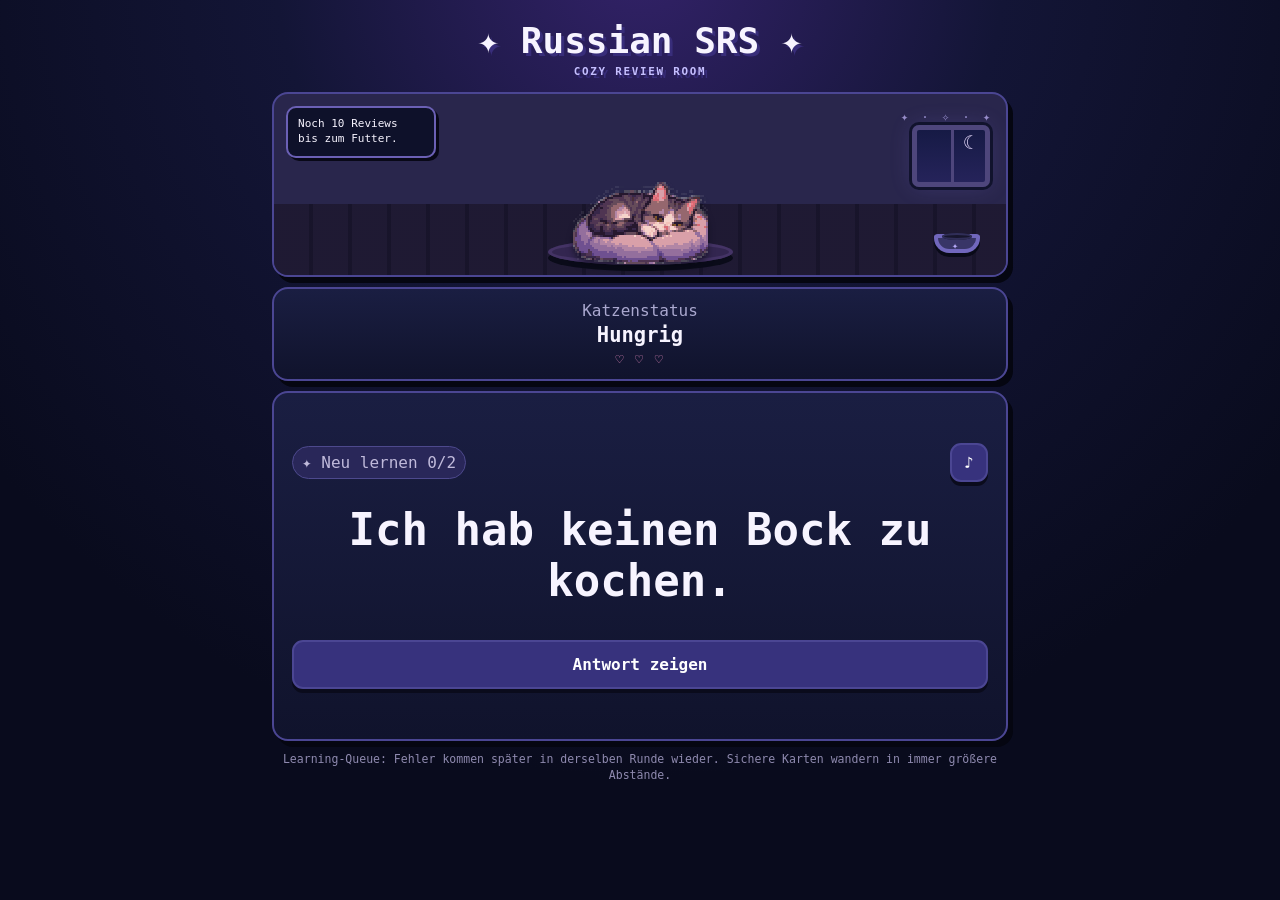
<file: srs-v13/index.html>
<!doctype html>
<html lang="de"><head><meta charset="utf-8"><meta name="viewport" content="width=device-width,initial-scale=1,viewport-fit=cover"><meta name="theme-color" content="#0b0d22"><title>Russian SRS</title>
<style>
:root{--bg:#090b1d;--panel:#151936;--line:#4b4693;--text:#f7f4ff;--muted:#aaa8cf;--red:#b6405a;--amber:#9d6d2c;--green:#1b7d61;--blue:#2b7188}
*{box-sizing:border-box}body{margin:0;min-height:100vh;background:radial-gradient(circle at 50% -5%,#332269 0,#131536 32%,#090b1d 72%);color:var(--text);font-family:ui-monospace,SFMono-Regular,Menlo,monospace}.app{max-width:760px;margin:auto;padding:12px 12px 34px}.title{text-align:center;font-size:clamp(1.65rem,6vw,2.25rem);font-weight:900;margin:8px 0 14px;text-shadow:3px 3px 0 #382d7a}.title small{display:block;font-size:.68rem;color:#c5bfff;letter-spacing:.16em;margin-top:4px}.panel{background:linear-gradient(180deg,#1a1e42,#10132c);border:2px solid var(--line);border-radius:16px;box-shadow:5px 6px 0 #050611}
.room{height:185px;position:relative;overflow:hidden;display:flex;align-items:flex-end;justify-content:center;background:linear-gradient(#29264c 0 61%,#17152c 61%)}.room:before{content:"✦   ·   ✧      ·   ✦";position:absolute;top:15px;right:13px;color:#c6b9ff;opacity:.7;font-size:.78rem;letter-spacing:.22em}.room:after{content:"";position:absolute;left:0;right:0;bottom:0;height:39%;background:repeating-linear-gradient(90deg,#211b35 0 35px,#18142a 35px 39px);opacity:.78}.window{position:absolute;right:16px;top:31px;width:78px;height:62px;border:5px solid #4e467c;border-radius:7px;background:linear-gradient(#161a45,#25235a);box-shadow:0 0 0 3px #11132d,0 0 22px #8071df33}.window:before{content:"";position:absolute;left:50%;top:0;bottom:0;width:3px;background:#4e467c}.window:after{content:"☾";position:absolute;right:11px;top:2px;color:#e9dcff;font-size:1.15rem}.rug{position:absolute;z-index:1;bottom:10px;width:185px;height:26px;border-radius:50%;background:#332650;box-shadow:inset 0 0 0 4px #443365,0 6px 0 #0a0b19}.cat{position:relative;z-index:3;width:min(30vw,135px);height:auto;image-rendering:pixelated;filter:drop-shadow(0 6px 3px #05061188);margin-bottom:11px}.bowl{position:absolute;z-index:4;right:26px;bottom:22px;width:46px;height:19px;border-radius:4px 4px 16px 16px;background:#383567;border:4px solid #7167bd;box-shadow:0 4px 0 #090a18}.bowl:before{content:"";position:absolute;left:4px;right:4px;top:-5px;height:7px;border-radius:50%;background:#17162d;box-shadow:inset 0 0 0 2px #302e58}.bowl.full:before{background:#a96648;box-shadow:inset 0 0 0 2px #e2a56f}.bowl:after{content:"✦";position:absolute;left:14px;top:2px;color:#b6aaf7;font-size:.63rem}.speech{position:absolute;z-index:5;left:12px;top:12px;max-width:150px;padding:9px 10px;border:2px solid #6b60b5;border-radius:10px;background:#0c1028ed;font-size:.69rem;line-height:1.35;box-shadow:3px 3px 0 #080817}.catStatus{margin:10px 0;padding:12px 14px;text-align:center}.catStatus span{color:var(--muted)}.catStatus b{display:block;font-size:1.28rem;margin-top:3px}.hearts{color:#e88cbf;letter-spacing:.12em;font-size:.85rem;margin-top:4px}
.card{padding:18px;min-height:350px;display:flex;flex-direction:column;justify-content:center;position:relative;overflow:hidden}.prompt,.ru{text-align:center;font-weight:900}.prompt{font-size:clamp(1.75rem,7vw,2.75rem);margin:22px 0}.ru{font-size:clamp(1.5rem,6vw,2.2rem)}.note{text-align:center;color:var(--muted);margin-top:10px;line-height:1.4}.btn{font:inherit;color:#fff;font-weight:900;border:2px solid var(--line);border-radius:11px;padding:13px;background:#37327d;width:100%;margin-top:12px;box-shadow:0 4px 0 #0a0b1c}.btn:active{transform:translateY(2px);box-shadow:0 2px 0 #0a0b1c}.ratings{display:grid;grid-template-columns:repeat(2,1fr);gap:8px;margin-top:5px}.again{background:var(--red)}.hard{background:var(--amber)}.good{background:var(--green)}.easy{background:var(--blue)}.ratings small{display:block;font-size:.66rem;opacity:.76;margin-top:3px}.top{display:flex;justify-content:space-between;align-items:center;color:#c0badb}.phasepill{padding:6px 9px;border-radius:999px;background:#292759;border:1px solid #4d498d}.tts{width:auto;margin:0;padding:8px 12px}.done{text-align:center;color:var(--muted);padding:45px 10px}.progressHint{text-align:center;color:#8f8aaf;font-size:.72rem;margin-top:10px;line-height:1.4}
@media(max-width:480px){.room{height:170px}.cat{width:min(29vw,125px)}.window{width:70px;height:56px;right:12px}.bowl{right:14px;bottom:20px}.speech{max-width:140px;font-size:.65rem}.card{min-height:330px;padding:16px}}@media(min-width:700px){.ratings{grid-template-columns:repeat(4,1fr)}}
</style></head>
<body><main class="app"><div class="title">✦ Russian SRS ✦<small>COZY REVIEW ROOM</small></div>
<div class="panel room"><div class="window"></div><div class="rug"></div><img id="cat" class="cat" src="../srs-v12/assets/cat-hungry-1.png?v=14" alt="Pixel-Art Katze"><div id="bowl" class="bowl"></div><div class="speech" id="speech">Ich warte auf meine Reviews…</div></div>
<div class="panel catStatus"><span>Katzenstatus</span><b id="mood">Hungrig</b><div class="hearts" id="hearts">♡ ♡ ♡</div></div>
<section class="panel card"><div class="top"><span id="phase" class="phasepill">✦ Lernen</span><button id="tts" class="btn tts">♪</button></div><div id="study"></div></section>
<div class="progressHint">Learning-Queue: Fehler kommen später in derselben Runde wieder. Sichere Karten wandern in immer größere Abstände.</div></main>
<script>
(()=>{"use strict";
const $=s=>document.querySelector(s),K='russian-srs-progress-v1',M='russian-srs-meta-v1',L='russian-srs-local-cards-v1',DAY=86400000;
const base=[
{id:'a',de:'Ich hab keinen Bock zu kochen.',ru:'Мне влом готовить.',note:'влом = salopp: kein Bock'},
{id:'b',de:'Mir ist mulmig, da allein hinzugehen.',ru:'Мне стрёмно туда идти одной.',note:'стрёмно = mulmig / sketchy'},
{id:'c',de:'Ich hab auf der Arbeit Mist gebaut.',ru:'Я накосячила на работе.',note:'накосячить = Mist bauen'},
{id:'d',de:'Warum gehst du mir so auf den Sack?',ru:'Чё ты до меня докопался?',note:'докопаться = jemanden nerven'},
{id:'e',de:'Ich hab beschlossen, mir die Mühe zu machen und alles selbst zu machen.',ru:'Я решила заморочиться и сама всё сделать.',note:'заморочиться = sich richtig Mühe machen'},
{id:'f',de:'Ich kann darüber nicht mehr vor Lachen.',ru:'Я с этого угораю.',note:'угорать = sich kaputtlachen'},
{id:'g',de:'Hör auf, dich rauszureden.',ru:'Хватит отмазываться.',note:'отмазываться = sich rausreden'},
{id:'h',de:'Er ist mit seiner Lüge aufgeflogen.',ru:'Он спалился на лжи.',note:'спалиться = auffliegen'},
{id:'i',de:'Was willst du mir da erzählen?',ru:'Что ты мне втираешь?',note:'втирать = jemandem Quatsch erzählen'},
{id:'j',de:'Ich bin nach Hause gekommen und direkt weggepennt.',ru:'Я пришла домой и сразу вырубилась.',note:'вырубиться = wegpennen'}];
const load=(k,f)=>{try{return JSON.parse(localStorage.getItem(k))||f}catch{return f}};
let p=load(K,{}),meta=load(M,{totalReviews:0,reviewsToday:0,reviewDay:''}),local=load(L,[]),cards=[...base,...local],cur=null,revealed=false,catFrame=0,catMood='hungry',lastId=null;
const fresh=()=>({state:'learning',correctStreak:0,due:0,interval:0,ease:2.5,reviews:0,lapses:0});
function pf(id){let x=p[id];if(!x)return fresh();if(x.state)return x;return{state:(x.reps||0)>0?'review':'learning',correctStreak:0,due:x.due||0,interval:Math.max(1,Math.round(x.interval||1)),ease:x.ease||2.5,reviews:x.reps||0,lapses:x.lapses||0}}
function save(){localStorage.setItem(K,JSON.stringify(p));localStorage.setItem(M,JSON.stringify(meta));localStorage.setItem(L,JSON.stringify(local))}
function dueCards(){return cards.filter(c=>pf(c.id).due<=Date.now())}
function todayRemaining(){const end=new Date();end.setHours(23,59,59,999);return cards.filter(c=>pf(c.id).due<=end.getTime()).length}
function chooseNext(){const all=dueCards();if(!all.length)return null;const other=all.find(c=>c.id!==lastId);return other||all[0]}
function drawCat(){const pre=catMood==='happy'?'happy':'hungry';$('#cat').src=`../srs-v12/assets/cat-${pre}-${catFrame+1}.png?v=14`}
function setCat(m){if(catMood===m)return;catMood=m;catFrame=0;drawCat()}
setInterval(()=>{catFrame=1-catFrame;drawCat()},760);
function catStats(){const rem=todayRemaining();if(rem===0){setCat('happy');$('#mood').textContent='Satt';$('#speech').textContent='Mrrr… alle Reviews geschafft. ♡';$('#bowl').classList.add('full');$('#hearts').textContent='♥ ♥ ♥'}else{setCat('hungry');$('#mood').textContent='Hungrig';$('#speech').textContent=`Noch ${rem} Reviews bis zum Futter.`;$('#bowl').classList.remove('full');$('#hearts').textContent=rem<=3?'♥ ♥ ♡':rem<=7?'♥ ♡ ♡':'♡ ♡ ♡'}}
function esc(s=''){return String(s).replace(/[&<>"']/g,c=>({'&':'&amp;','<':'&lt;','>':'&gt;','"':'&quot;',"'":'&#039;'}[c]))}
function fmtDays(n){return n===1?'1 Tag':n+' Tage'}
function labels(x){if(x.state!=='review'){return{again:'später in dieser Runde',hard:'weiter lernen',good:'weiter lernen',easy:'morgen'}}const i=Math.max(1,x.interval||1),e=x.ease||2.5;return{again:'später in dieser Runde',hard:fmtDays(Math.max(1,Math.round(i*1.2))),good:fmtDays(Math.max(i+1,Math.round(i*e))),easy:fmtDays(Math.max(i+2,Math.round(i*e*1.3)))}}
function pick(){cur=chooseNext();revealed=false;render()}
function render(){catStats();if(!cur){$('#phase').textContent=todayRemaining()?'✧ Später heute':'✦ Fertig';$('#study').innerHTML='<div class="done"><h2>'+(todayRemaining()?'Gerade nichts fällig.':'Für heute fertig ✦')+'</h2></div>';return}const x=pf(cur.id);$('#phase').textContent=x.state==='review'?'↻ Review':x.state==='relearning'?`↻ Wieder lernen ${Math.min(2,x.correctStreak||0)}/2`:`✦ Neu lernen ${Math.min(2,x.correctStreak||0)}/2`;const lab=labels(x);$('#study').innerHTML=`<div class="prompt">${esc(cur.de)}</div><div class="ru" style="display:${revealed?'block':'none'}">${esc(cur.ru)}</div>${revealed&&cur.note?`<div class="note">${esc(cur.note)}</div>`:''}${revealed?`<div class="ratings"><button class="btn again" data-r="again">Nochmal<small>${lab.again}</small></button><button class="btn hard" data-r="hard">Schwer<small>${lab.hard}</small></button><button class="btn good" data-r="good">Gut<small>${lab.good}</small></button><button class="btn easy" data-r="easy">Einfach<small>${lab.easy}</small></button></div>`:'<button class="btn" id="show">Antwort zeigen</button>'}`;if($('#show'))$('#show').onclick=()=>{revealed=true;render()};document.querySelectorAll('[data-r]').forEach(b=>b.onclick=()=>rate(b.dataset.r))}
function rate(r){let x=pf(cur.id);const id=cur.id;lastId=id;if(x.state!=='review'){
 if(r==='again'){x.correctStreak=0;x.due=0}
 else if(r==='easy'){x.correctStreak=0;x.state='review';x.interval=1;x.due=Date.now()+DAY}
 else{x.correctStreak=(x.correctStreak||0)+1;if(x.correctStreak>=2){x.state='review';x.interval=r==='hard'?1:2;x.due=Date.now()+x.interval*DAY;x.correctStreak=0}else{x.due=0}}
}else{const i=Math.max(1,x.interval||1);if(r==='again'){x.state='relearning';x.correctStreak=0;x.lapses=(x.lapses||0)+1;x.ease=Math.max(1.3,(x.ease||2.5)-.2);x.due=0}else if(r==='hard'){x.interval=Math.max(1,Math.round(i*1.2));x.ease=Math.max(1.3,(x.ease||2.5)-.05);x.due=Date.now()+x.interval*DAY}else if(r==='good'){x.interval=Math.max(i+1,Math.round(i*(x.ease||2.5)));x.due=Date.now()+x.interval*DAY}else{x.interval=Math.max(i+2,Math.round(i*(x.ease||2.5)*1.3));x.ease=Math.min(3.0,(x.ease||2.5)+.05);x.due=Date.now()+x.interval*DAY}}
x.reviews=(x.reviews||0)+1;p[id]=x;const d=new Date().toISOString().slice(0,10);if(meta.reviewDay!==d){meta.reviewDay=d;meta.reviewsToday=0}meta.reviewsToday=(meta.reviewsToday||0)+1;meta.totalReviews=(meta.totalReviews||0)+1;save();pick()}
$('#tts').onclick=()=>{if(!cur||!('speechSynthesis'in window))return;const u=new SpeechSynthesisUtterance(cur.ru);u.lang='ru-RU';u.rate=.9;speechSynthesis.cancel();speechSynthesis.speak(u)};
pick();setInterval(()=>{if(!cur&&dueCards().length)pick();else catStats()},15000);
})();
</script></body></html>
</file>
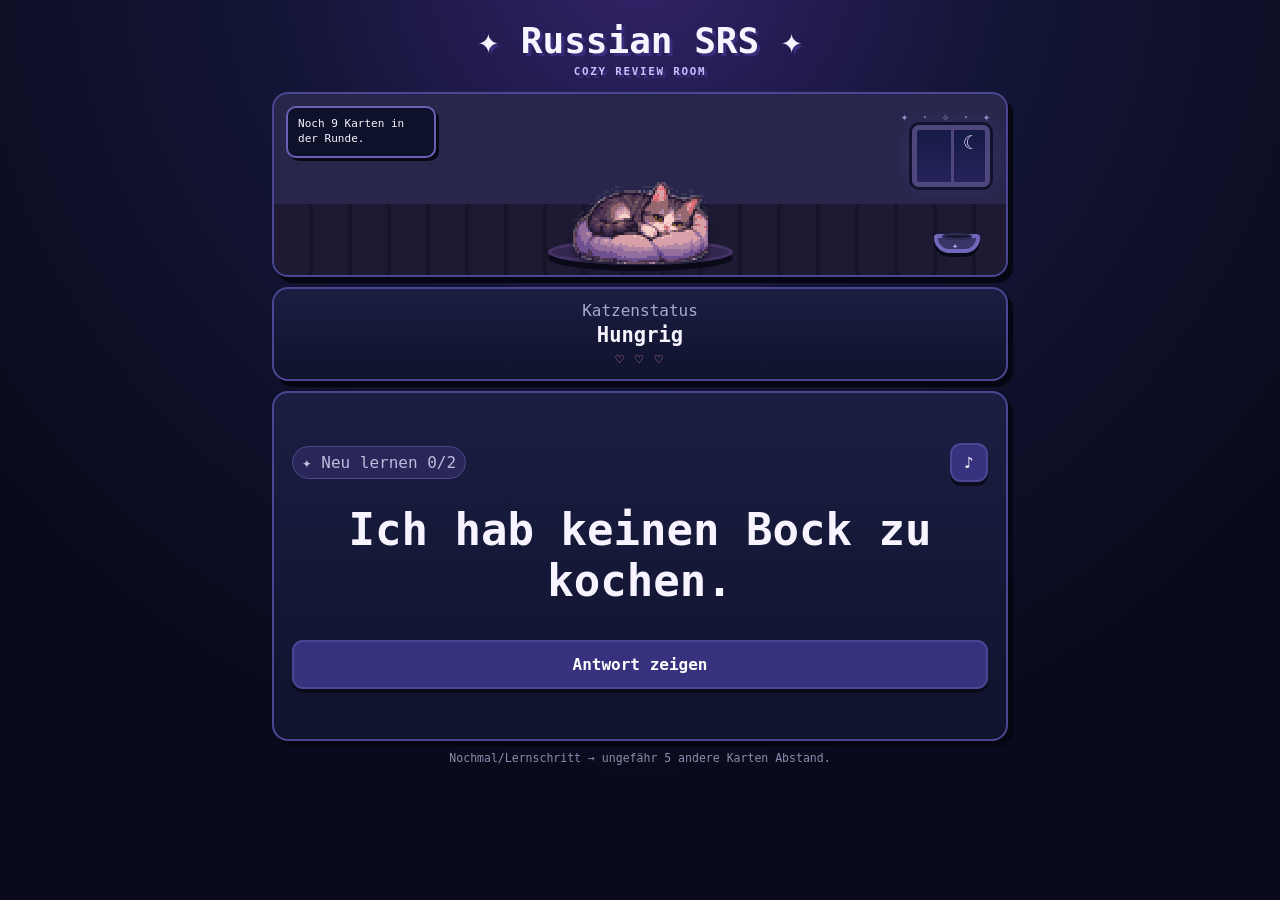
<file: srs-v14/index.html>
<!doctype html><html lang="de"><head><meta charset="utf-8"><meta name="viewport" content="width=device-width,initial-scale=1,viewport-fit=cover"><meta name="theme-color" content="#0b0d22"><title>Russian SRS</title><style>:root{--line:#4b4693;--text:#f7f4ff;--muted:#aaa8cf;--red:#b6405a;--amber:#9d6d2c;--green:#1b7d61;--blue:#2b7188}*{box-sizing:border-box}body{margin:0;min-height:100vh;background:radial-gradient(circle at 50% -5%,#332269 0,#131536 32%,#090b1d 72%);color:var(--text);font-family:ui-monospace,SFMono-Regular,Menlo,monospace}.app{max-width:760px;margin:auto;padding:12px 12px 34px}.title{text-align:center;font-size:clamp(1.65rem,6vw,2.25rem);font-weight:900;margin:8px 0 14px;text-shadow:3px 3px 0 #382d7a}.title small{display:block;font-size:.68rem;color:#c5bfff;letter-spacing:.16em;margin-top:4px}.panel{background:linear-gradient(180deg,#1a1e42,#10132c);border:2px solid var(--line);border-radius:16px;box-shadow:5px 6px 0 #050611}.room{height:185px;position:relative;overflow:hidden;display:flex;align-items:flex-end;justify-content:center;background:linear-gradient(#29264c 0 61%,#17152c 61%)}.room:before{content:"✦   ·   ✧      ·   ✦";position:absolute;top:15px;right:13px;color:#c6b9ff;opacity:.7;font-size:.78rem;letter-spacing:.22em}.room:after{content:"";position:absolute;left:0;right:0;bottom:0;height:39%;background:repeating-linear-gradient(90deg,#211b35 0 35px,#18142a 35px 39px);opacity:.78}.window{position:absolute;right:16px;top:31px;width:78px;height:62px;border:5px solid #4e467c;border-radius:7px;background:linear-gradient(#161a45,#25235a);box-shadow:0 0 0 3px #11132d,0 0 22px #8071df33}.window:before{content:"";position:absolute;left:50%;top:0;bottom:0;width:3px;background:#4e467c}.window:after{content:"☾";position:absolute;right:11px;top:2px;color:#e9dcff;font-size:1.15rem}.rug{position:absolute;z-index:1;bottom:10px;width:185px;height:26px;border-radius:50%;background:#332650;box-shadow:inset 0 0 0 4px #443365,0 6px 0 #0a0b19}.cat{position:relative;z-index:3;width:min(30vw,135px);height:auto;image-rendering:pixelated;filter:drop-shadow(0 6px 3px #05061188);margin-bottom:11px}.bowl{position:absolute;z-index:4;right:26px;bottom:22px;width:46px;height:19px;border-radius:4px 4px 16px 16px;background:#383567;border:4px solid #7167bd;box-shadow:0 4px 0 #090a18}.bowl:before{content:"";position:absolute;left:4px;right:4px;top:-5px;height:7px;border-radius:50%;background:#17162d;box-shadow:inset 0 0 0 2px #302e58}.bowl.full:before{background:#a96648;box-shadow:inset 0 0 0 2px #e2a56f}.bowl:after{content:"✦";position:absolute;left:14px;top:2px;color:#b6aaf7;font-size:.63rem}.speech{position:absolute;z-index:5;left:12px;top:12px;max-width:150px;padding:9px 10px;border:2px solid #6b60b5;border-radius:10px;background:#0c1028ed;font-size:.69rem;line-height:1.35;box-shadow:3px 3px 0 #080817}.catStatus{margin:10px 0;padding:12px 14px;text-align:center}.catStatus span{color:var(--muted)}.catStatus b{display:block;font-size:1.28rem;margin-top:3px}.hearts{color:#e88cbf;letter-spacing:.12em;font-size:.85rem;margin-top:4px}.card{padding:18px;min-height:350px;display:flex;flex-direction:column;justify-content:center}.prompt,.ru{text-align:center;font-weight:900}.prompt{font-size:clamp(1.75rem,7vw,2.75rem);margin:22px 0}.ru{font-size:clamp(1.5rem,6vw,2.2rem)}.note{text-align:center;color:var(--muted);margin-top:10px}.btn{font:inherit;color:#fff;font-weight:900;border:2px solid var(--line);border-radius:11px;padding:13px;background:#37327d;width:100%;margin-top:12px;box-shadow:0 4px 0 #0a0b1c}.ratings{display:grid;grid-template-columns:repeat(2,1fr);gap:8px}.again{background:var(--red)}.hard{background:var(--amber)}.good{background:var(--green)}.easy{background:var(--blue)}.ratings small{display:block;font-size:.65rem;opacity:.76;margin-top:3px}.top{display:flex;justify-content:space-between;align-items:center;color:#c0badb}.phasepill{padding:6px 9px;border-radius:999px;background:#292759;border:1px solid #4d498d}.tts{width:auto;margin:0;padding:8px 12px}.done{text-align:center;color:var(--muted);padding:45px 10px}.hint{text-align:center;color:#8f8aaf;font-size:.72rem;margin-top:10px}@media(max-width:480px){.room{height:170px}.cat{width:min(29vw,125px)}.window{width:70px;height:56px;right:12px}.bowl{right:14px;bottom:20px}.speech{max-width:140px;font-size:.65rem}.card{min-height:330px;padding:16px}}@media(min-width:700px){.ratings{grid-template-columns:repeat(4,1fr)}}</style></head><body><main class="app"><div class="title">✦ Russian SRS ✦<small>COZY REVIEW ROOM</small></div><div class="panel room"><div class="window"></div><div class="rug"></div><img id="cat" class="cat" src="../srs-v12/assets/cat-hungry-1.png?v=15"><div id="bowl" class="bowl"></div><div class="speech" id="speech">Ich warte auf meine Reviews…</div></div><div class="panel catStatus"><span>Katzenstatus</span><b id="mood">Hungrig</b><div class="hearts" id="hearts">♡ ♡ ♡</div></div><section class="panel card"><div class="top"><span id="phase" class="phasepill">✦ Lernen</span><button id="tts" class="btn tts">♪</button></div><div id="study"></div></section><div class="hint">Nochmal/Lernschritt → ungefähr 5 andere Karten Abstand.</div></main><script>(()=>{'use strict';const $=s=>document.querySelector(s),K='russian-srs-progress-v1',M='russian-srs-meta-v1',L='russian-srs-local-cards-v1',DAY=86400000;const base=[{id:'a',de:'Ich hab keinen Bock zu kochen.',ru:'Мне влом готовить.',note:'влом = salopp: kein Bock'},{id:'b',de:'Mir ist mulmig, da allein hinzugehen.',ru:'Мне стрёмно туда идти одной.',note:'стрёмно = mulmig / sketchy'},{id:'c',de:'Ich hab auf der Arbeit Mist gebaut.',ru:'Я накосячила на работе.',note:'накосячить = Mist bauen'},{id:'d',de:'Warum gehst du mir so auf den Sack?',ru:'Чё ты до меня докопался?',note:'докопаться = jemanden nerven'},{id:'e',de:'Ich hab beschlossen, mir die Mühe zu machen und alles selbst zu machen.',ru:'Я решила заморочиться и сама всё сделать.',note:'заморочиться = sich richtig Mühe machen'},{id:'f',de:'Ich kann darüber nicht mehr vor Lachen.',ru:'Я с этого угораю.',note:'угорать = sich kaputtlachen'},{id:'g',de:'Hör auf, dich rauszureden.',ru:'Хватит отмазываться.',note:'отмазываться = sich rausreden'},{id:'h',de:'Er ist mit seiner Lüge aufgeflogen.',ru:'Он спалился на лжи.',note:'спалиться = auffliegen'},{id:'i',de:'Was willst du mir da erzählen?',ru:'Что ты мне втираешь?',note:'втирать = jemandem Quatsch erzählen'},{id:'j',de:'Ich bin nach Hause gekommen und direkt weggepennt.',ru:'Я пришла домой und сразу вырубилась.',note:'вырубиться = wegpennen'}];const load=(k,f)=>{try{return JSON.parse(localStorage.getItem(k))||f}catch{return f}};let p=load(K,{}),meta=load(M,{totalReviews:0,reviewsToday:0,reviewDay:''}),local=load(L,[]),cards=[...base,...local],cur=null,revealed=false,catFrame=0,catMood='hungry';const fresh=()=>({state:'learning',correctStreak:0,due:0,interval:0,ease:2.5,reviews:0,lapses:0});function pf(id){let x=p[id];return x&&x.state?x:x?{state:(x.reps||0)>0?'review':'learning',correctStreak:0,due:x.due||0,interval:Math.max(1,Math.round(x.interval||1)),ease:x.ease||2.5,reviews:x.reps||0,lapses:x.lapses||0}:fresh()}function save(){localStorage.setItem(K,JSON.stringify(p));localStorage.setItem(M,JSON.stringify(meta));localStorage.setItem(L,JSON.stringify(local))}const byId=id=>cards.find(c=>c.id===id);let queue=cards.filter(c=>pf(c.id).due<=Date.now()).map(c=>c.id);function insertLater(id,gap=5){queue=queue.filter(x=>x!==id);queue.splice(Math.min(gap,queue.length),0,id)}function drawCat(){const pre=catMood==='happy'?'happy':'hungry';$('#cat').src=`../srs-v12/assets/cat-${pre}-${catFrame+1}.png?v=15`}function setCat(m){if(catMood===m)return;catMood=m;catFrame=0;drawCat()}setInterval(()=>{catFrame=1-catFrame;drawCat()},760);function catStats(){if(queue.length===0){setCat('happy');$('#mood').textContent='Satt';$('#speech').textContent='Mrrr… alle Reviews geschafft. ♡';$('#bowl').classList.add('full');$('#hearts').textContent='♥ ♥ ♥'}else{setCat('hungry');$('#mood').textContent='Hungrig';$('#speech').textContent=`Noch ${queue.length} Karten in der Runde.`;$('#bowl').classList.remove('full');$('#hearts').textContent=queue.length<=3?'♥ ♥ ♡':queue.length<=7?'♥ ♡ ♡':'♡ ♡ ♡'}}function esc(s=''){return String(s).replace(/[&<>"']/g,c=>({'&':'&amp;','<':'&lt;','>':'&gt;','"':'&quot;',"'":'&#039;'}[c]))}function fmt(n){return n===1?'1 Tag':n+' Tage'}function labels(x){if(x.state!=='review')return{again:'≈ 5 Karten',hard:'≈ 5 Karten',good:'≈ 5 Karten',easy:'1 Tag'};let i=Math.max(1,x.interval||1),e=x.ease||2.5;return{again:'≈ 5 Karten',hard:fmt(Math.max(1,Math.round(i*1.2))),good:fmt(Math.max(i+1,Math.round(i*e))),easy:fmt(Math.max(i+2,Math.round(i*e*1.3)))}}function pick(){const id=queue.shift();cur=id?byId(id):null;revealed=false;render()}function render(){catStats();if(!cur){$('#phase').textContent='✦ Fertig';$('#study').innerHTML='<div class="done"><h2>Für heute fertig ✦</h2></div>';return}const x=pf(cur.id),lab=labels(x);$('#phase').textContent=x.state==='review'?'↻ Review':x.state==='relearning'?`↻ Wieder lernen ${Math.min(2,x.correctStreak||0)}/2`:`✦ Neu lernen ${Math.min(2,x.correctStreak||0)}/2`;$('#study').innerHTML=`<div class="prompt">${esc(cur.de)}</div><div class="ru" style="display:${revealed?'block':'none'}">${esc(cur.ru)}</div>${revealed&&cur.note?`<div class="note">${esc(cur.note)}</div>`:''}${revealed?`<div class="ratings"><button class="btn again" data-r="again">Nochmal<small>${lab.again}</small></button><button class="btn hard" data-r="hard">Schwer<small>${lab.hard}</small></button><button class="btn good" data-r="good">Gut<small>${lab.good}</small></button><button class="btn easy" data-r="easy">Einfach<small>${lab.easy}</small></button></div>`:'<button class="btn" id="show">Antwort zeigen</button>'}`;if($('#show'))$('#show').onclick=()=>{revealed=true;render()};document.querySelectorAll('[data-r]').forEach(b=>b.onclick=()=>rate(b.dataset.r))}function rate(r){let x=pf(cur.id),id=cur.id;if(x.state!=='review'){if(r==='again'){x.correctStreak=0;x.due=0;insertLater(id,5)}else if(r==='hard'){x.correctStreak=0;x.due=0;insertLater(id,5)}else if(r==='easy'){x.correctStreak=0;x.state='review';x.interval=1;x.due=Date.now()+DAY}else{x.correctStreak=(x.correctStreak||0)+1;if(x.correctStreak>=2){x.state='review';x.interval=2;x.due=Date.now()+2*DAY;x.correctStreak=0}else{x.due=0;insertLater(id,5)}}}else{let i=Math.max(1,x.interval||1);if(r==='again'){x.state='relearning';x.correctStreak=0;x.lapses=(x.lapses||0)+1;x.ease=Math.max(1.3,(x.ease||2.5)-.2);x.due=0;insertLater(id,5)}else if(r==='hard'){x.interval=Math.max(1,Math.round(i*1.2));x.ease=Math.max(1.3,(x.ease||2.5)-.05);x.due=Date.now()+x.interval*DAY}else if(r==='good'){x.interval=Math.max(i+1,Math.round(i*(x.ease||2.5)));x.due=Date.now()+x.interval*DAY}else{x.interval=Math.max(i+2,Math.round(i*(x.ease||2.5)*1.3));x.ease=Math.min(3,(x.ease||2.5)+.05);x.due=Date.now()+x.interval*DAY}}x.reviews=(x.reviews||0)+1;p[id]=x;const d=new Date().toISOString().slice(0,10);if(meta.reviewDay!==d){meta.reviewDay=d;meta.reviewsToday=0}meta.reviewsToday=(meta.reviewsToday||0)+1;meta.totalReviews=(meta.totalReviews||0)+1;save();pick()}$('#tts').onclick=()=>{if(!cur||!('speechSynthesis'in window))return;const u=new SpeechSynthesisUtterance(cur.ru);u.lang='ru-RU';u.rate=.9;speechSynthesis.cancel();speechSynthesis.speak(u)};pick()})();</script></body></html>
</file>
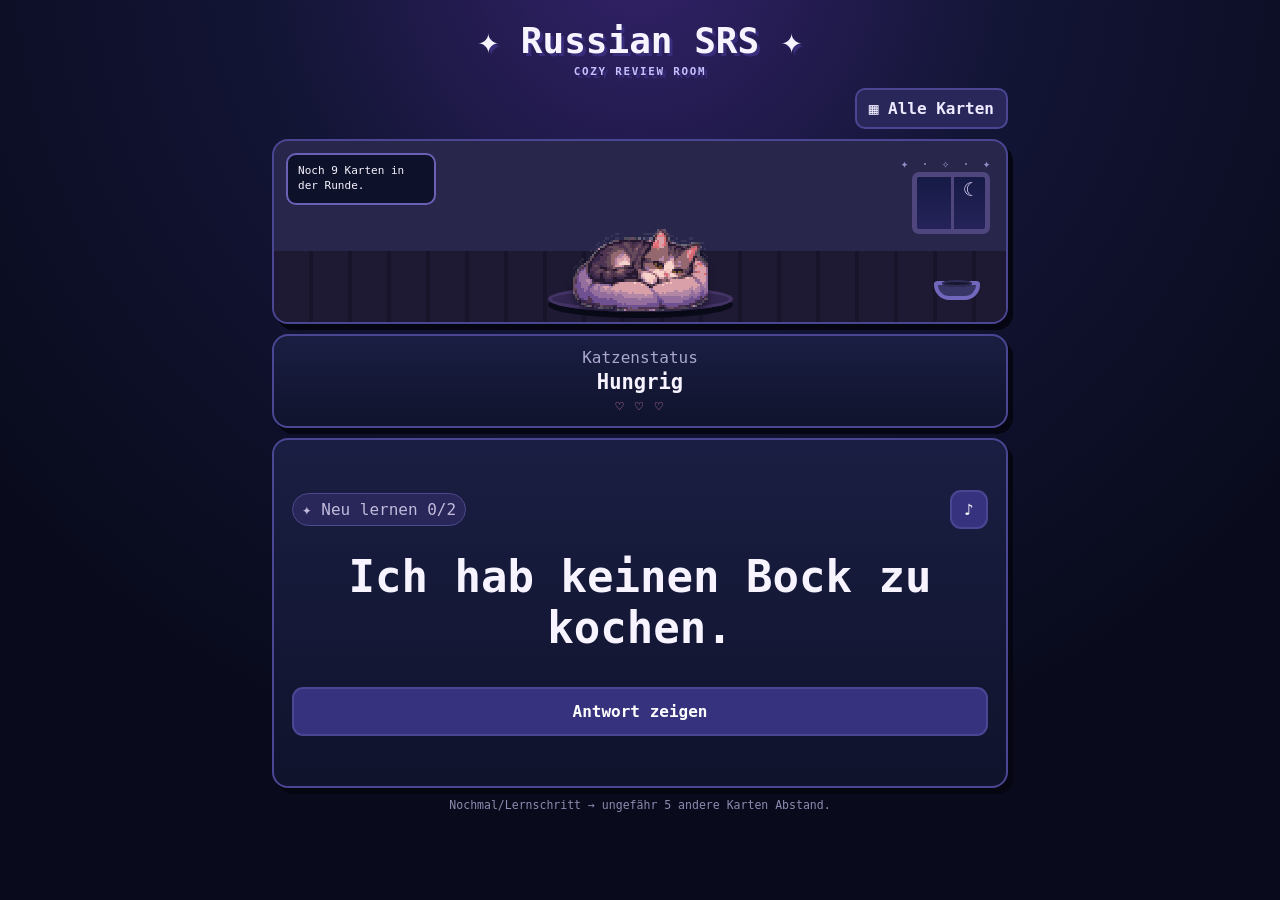
<file: srs-v15/index.html>
<!doctype html><html lang="de"><head><meta charset="utf-8"><meta name="viewport" content="width=device-width,initial-scale=1,viewport-fit=cover"><meta name="theme-color" content="#0b0d22"><title>Russian SRS</title><style>:root{--line:#4b4693;--text:#f7f4ff;--muted:#aaa8cf;--red:#b6405a;--amber:#9d6d2c;--green:#1b7d61;--blue:#2b7188}*{box-sizing:border-box}body{margin:0;min-height:100vh;background:radial-gradient(circle at 50% -5%,#332269 0,#131536 32%,#090b1d 72%);color:var(--text);font-family:ui-monospace,SFMono-Regular,Menlo,monospace}.app{max-width:760px;margin:auto;padding:12px 12px 34px}.title{text-align:center;font-size:clamp(1.65rem,6vw,2.25rem);font-weight:900;margin:8px 0 10px;text-shadow:3px 3px 0 #382d7a}.title small{display:block;font-size:.68rem;color:#c5bfff;letter-spacing:.16em;margin-top:4px}.panel{background:linear-gradient(180deg,#1a1e42,#10132c);border:2px solid var(--line);border-radius:16px;box-shadow:5px 6px 0 #050611}.toolbar{display:flex;justify-content:flex-end;margin:0 0 10px}.dbBtn{font:inherit;color:#eeeaff;background:#292759;border:2px solid var(--line);border-radius:10px;padding:9px 12px;font-weight:900}.room{height:185px;position:relative;overflow:hidden;display:flex;align-items:flex-end;justify-content:center;background:linear-gradient(#29264c 0 61%,#17152c 61%)}.room:before{content:"✦   ·   ✧      ·   ✦";position:absolute;top:15px;right:13px;color:#c6b9ff;opacity:.7;font-size:.78rem;letter-spacing:.22em}.room:after{content:"";position:absolute;left:0;right:0;bottom:0;height:39%;background:repeating-linear-gradient(90deg,#211b35 0 35px,#18142a 35px 39px);opacity:.78}.window{position:absolute;right:16px;top:31px;width:78px;height:62px;border:5px solid #4e467c;border-radius:7px;background:linear-gradient(#161a45,#25235a)}.window:before{content:"";position:absolute;left:50%;top:0;bottom:0;width:3px;background:#4e467c}.window:after{content:"☾";position:absolute;right:11px;top:2px;color:#e9dcff;font-size:1.15rem}.rug{position:absolute;z-index:1;bottom:10px;width:185px;height:26px;border-radius:50%;background:#332650;box-shadow:inset 0 0 0 4px #443365,0 6px 0 #0a0b19}.cat{position:relative;z-index:3;width:min(30vw,135px);height:auto;image-rendering:pixelated;filter:drop-shadow(0 6px 3px #05061188);margin-bottom:11px}.bowl{position:absolute;z-index:4;right:26px;bottom:22px;width:46px;height:19px;border-radius:4px 4px 16px 16px;background:#383567;border:4px solid #7167bd}.bowl:before{content:"";position:absolute;left:4px;right:4px;top:-5px;height:7px;border-radius:50%;background:#17162d;box-shadow:inset 0 0 0 2px #302e58}.bowl.full:before{background:#a96648;box-shadow:inset 0 0 0 2px #e2a56f}.speech{position:absolute;z-index:5;left:12px;top:12px;max-width:150px;padding:9px 10px;border:2px solid #6b60b5;border-radius:10px;background:#0c1028ed;font-size:.69rem;line-height:1.35}.catStatus{margin:10px 0;padding:12px 14px;text-align:center}.catStatus span{color:var(--muted)}.catStatus b{display:block;font-size:1.28rem;margin-top:3px}.hearts{color:#e88cbf;letter-spacing:.12em;font-size:.85rem;margin-top:4px}.card{padding:18px;min-height:350px;display:flex;flex-direction:column;justify-content:center}.prompt,.ru{text-align:center;font-weight:900}.prompt{font-size:clamp(1.75rem,7vw,2.75rem);margin:22px 0}.ru{font-size:clamp(1.5rem,6vw,2.2rem)}.note{text-align:center;color:var(--muted);margin-top:10px}.btn{font:inherit;color:#fff;font-weight:900;border:2px solid var(--line);border-radius:11px;padding:13px;background:#37327d;width:100%;margin-top:12px}.ratings{display:grid;grid-template-columns:repeat(2,1fr);gap:8px}.again{background:var(--red)}.hard{background:var(--amber)}.good{background:var(--green)}.easy{background:var(--blue)}.ratings small{display:block;font-size:.65rem;opacity:.76;margin-top:3px}.top{display:flex;justify-content:space-between;align-items:center;color:#c0badb}.phasepill{padding:6px 9px;border-radius:999px;background:#292759;border:1px solid #4d498d}.tts{width:auto;margin:0;padding:8px 12px}.done{text-align:center;color:var(--muted);padding:45px 10px}.hint{text-align:center;color:#8f8aaf;font-size:.72rem;margin-top:10px}.modal{position:fixed;inset:0;background:#050611e8;z-index:30;display:none;padding:14px;overflow:auto}.modal.show{display:block}.db{max-width:760px;margin:20px auto}.dbHead{display:flex;justify-content:space-between;align-items:center;padding:14px 16px;position:sticky;top:0;z-index:2}.close{width:auto;margin:0;padding:8px 12px}.search{width:100%;margin:10px 0;background:#0d1028;border:2px solid var(--line);border-radius:10px;color:#fff;padding:11px;font:inherit}.entry{padding:14px;margin:10px 0}.entry .de{font-weight:900;font-size:1rem}.entry .ru2{margin-top:6px;color:#ddd8ff}.meta{display:flex;gap:7px;flex-wrap:wrap;margin-top:10px}.chip{font-size:.68rem;padding:5px 7px;border-radius:999px;background:#292759;border:1px solid #4d498d;color:#cfc9ff}.chip.due{background:#3b2748;border-color:#7e4b83}.chip.review{background:#1d493f;border-color:#357b69}.chip.learn{background:#4d4025;border-color:#876f36}@media(max-width:480px){.room{height:170px}.cat{width:min(29vw,125px)}.window{width:70px;height:56px;right:12px}.bowl{right:14px;bottom:20px}.speech{max-width:140px;font-size:.65rem}.card{min-height:330px;padding:16px}}@media(min-width:700px){.ratings{grid-template-columns:repeat(4,1fr)}}</style></head><body><main class="app"><div class="title">✦ Russian SRS ✦<small>COZY REVIEW ROOM</small></div><div class="toolbar"><button id="openDb" class="dbBtn">▦ Alle Karten</button></div><div class="panel room"><div class="window"></div><div class="rug"></div><img id="cat" class="cat" src="../srs-v12/assets/cat-hungry-1.png?v=15"><div id="bowl" class="bowl"></div><div class="speech" id="speech">Ich warte auf meine Reviews…</div></div><div class="panel catStatus"><span>Katzenstatus</span><b id="mood">Hungrig</b><div class="hearts" id="hearts">♡ ♡ ♡</div></div><section class="panel card"><div class="top"><span id="phase" class="phasepill">✦ Lernen</span><button id="tts" class="btn tts">♪</button></div><div id="study"></div></section><div class="hint">Nochmal/Lernschritt → ungefähr 5 andere Karten Abstand.</div></main><div id="dbModal" class="modal"><div class="db"><div class="panel dbHead"><b>▦ Alle Karten</b><button id="closeDb" class="btn close">×</button></div><input id="search" class="search" placeholder="Deutsch oder Russisch suchen…"><div id="dbList"></div></div></div><script>(()=>{'use strict';const $=s=>document.querySelector(s),K='russian-srs-progress-v1',M='russian-srs-meta-v1',L='russian-srs-local-cards-v1',DAY=86400000;const base=[{id:'a',de:'Ich hab keinen Bock zu kochen.',ru:'Мне влом готовить.',note:'влом = salopp: kein Bock'},{id:'b',de:'Mir ist mulmig, da allein hinzugehen.',ru:'Мне стрёмно туда идти одной.',note:'стрёмно = mulmig / sketchy'},{id:'c',de:'Ich hab auf der Arbeit Mist gebaut.',ru:'Я накосячила на работе.',note:'накосячить = Mist bauen'},{id:'d',de:'Warum gehst du mir so auf den Sack?',ru:'Чё ты до меня докопался?',note:'докопаться = jemanden nerven'},{id:'e',de:'Ich hab beschlossen, mir die Mühe zu machen und alles selbst zu machen.',ru:'Я решила заморочиться и сама всё сделать.',note:'заморочиться = sich richtig Mühe machen'},{id:'f',de:'Ich kann darüber nicht mehr vor Lachen.',ru:'Я с этого угораю.',note:'угорать = sich kaputtlachen'},{id:'g',de:'Hör auf, dich rauszureden.',ru:'Хватит отмазываться.',note:'отмазываться = sich rausreden'},{id:'h',de:'Er ist mit seiner Lüge aufgeflogen.',ru:'Он спалился на лжи.',note:'спалиться = auffliegen'},{id:'i',de:'Was willst du mir da erzählen?',ru:'Что ты мне втираешь?',note:'втирать = jemandem Quatsch erzählen'},{id:'j',de:'Ich bin nach Hause gekommen und direkt weggepennt.',ru:'Я пришла домой и сразу вырубилась.',note:'вырубиться = wegpennen'}];const load=(k,f)=>{try{return JSON.parse(localStorage.getItem(k))||f}catch{return f}};let p=load(K,{}),meta=load(M,{totalReviews:0,reviewsToday:0,reviewDay:''}),local=load(L,[]),cards=[...base,...local],cur=null,revealed=false,catFrame=0,catMood='hungry';const fresh=()=>({state:'learning',correctStreak:0,due:0,interval:0,ease:2.5,reviews:0,lapses:0});function pf(id){let x=p[id];return x&&x.state?x:x?{state:(x.reps||0)>0?'review':'learning',correctStreak:0,due:x.due||0,interval:Math.max(1,Math.round(x.interval||1)),ease:x.ease||2.5,reviews:x.reps||0,lapses:x.lapses||0}:fresh()}function save(){localStorage.setItem(K,JSON.stringify(p));localStorage.setItem(M,JSON.stringify(meta));localStorage.setItem(L,JSON.stringify(local))}const byId=id=>cards.find(c=>c.id===id);let queue=cards.filter(c=>pf(c.id).due<=Date.now()).map(c=>c.id);function insertLater(id,gap=5){queue=queue.filter(x=>x!==id);queue.splice(Math.min(gap,queue.length),0,id)}function drawCat(){const pre=catMood==='happy'?'happy':'hungry';$('#cat').src=`../srs-v12/assets/cat-${pre}-${catFrame+1}.png?v=15`}function setCat(m){if(catMood===m)return;catMood=m;catFrame=0;drawCat()}setInterval(()=>{catFrame=1-catFrame;drawCat()},760);function catStats(){if(queue.length===0){setCat('happy');$('#mood').textContent='Satt';$('#speech').textContent='Mrrr… alle Reviews geschafft. ♡';$('#bowl').classList.add('full');$('#hearts').textContent='♥ ♥ ♥'}else{setCat('hungry');$('#mood').textContent='Hungrig';$('#speech').textContent=`Noch ${queue.length} Karten in der Runde.`;$('#bowl').classList.remove('full');$('#hearts').textContent=queue.length<=3?'♥ ♥ ♡':queue.length<=7?'♥ ♡ ♡':'♡ ♡ ♡'}}function esc(s=''){return String(s).replace(/[&<>"']/g,c=>({'&':'&amp;','<':'&lt;','>':'&gt;','"':'&quot;',"'":'&#039;'}[c]))}function fmt(n){return n===1?'1 Tag':n+' Tage'}function labels(x){if(x.state!=='review')return{again:'≈ 5 Karten',hard:'≈ 5 Karten',good:'≈ 5 Karten',easy:'1 Tag'};let i=Math.max(1,x.interval||1),e=x.ease||2.5;return{again:'≈ 5 Karten',hard:fmt(Math.max(1,Math.round(i*1.2))),good:fmt(Math.max(i+1,Math.round(i*e))),easy:fmt(Math.max(i+2,Math.round(i*e*1.3)))}}function pick(){const id=queue.shift();cur=id?byId(id):null;revealed=false;render()}function render(){catStats();if(!cur){$('#phase').textContent='✦ Fertig';$('#study').innerHTML='<div class="done"><h2>Für heute fertig ✦</h2></div>';return}const x=pf(cur.id),lab=labels(x);$('#phase').textContent=x.state==='review'?'↻ Review':x.state==='relearning'?`↻ Wieder lernen ${Math.min(2,x.correctStreak||0)}/2`:`✦ Neu lernen ${Math.min(2,x.correctStreak||0)}/2`;$('#study').innerHTML=`<div class="prompt">${esc(cur.de)}</div><div class="ru" style="display:${revealed?'block':'none'}">${esc(cur.ru)}</div>${revealed&&cur.note?`<div class="note">${esc(cur.note)}</div>`:''}${revealed?`<div class="ratings"><button class="btn again" data-r="again">Nochmal<small>${lab.again}</small></button><button class="btn hard" data-r="hard">Schwer<small>${lab.hard}</small></button><button class="btn good" data-r="good">Gut<small>${lab.good}</small></button><button class="btn easy" data-r="easy">Einfach<small>${lab.easy}</small></button></div>`:'<button class="btn" id="show">Antwort zeigen</button>'}`;if($('#show'))$('#show').onclick=()=>{revealed=true;render()};document.querySelectorAll('[data-r]').forEach(b=>b.onclick=()=>rate(b.dataset.r))}function rate(r){let x=pf(cur.id),id=cur.id;if(x.state!=='review'){if(r==='again'||r==='hard'){x.correctStreak=0;x.due=0;insertLater(id,5)}else if(r==='easy'){x.correctStreak=0;x.state='review';x.interval=1;x.due=Date.now()+DAY}else{x.correctStreak=(x.correctStreak||0)+1;if(x.correctStreak>=2){x.state='review';x.interval=2;x.due=Date.now()+2*DAY;x.correctStreak=0}else{x.due=0;insertLater(id,5)}}}else{let i=Math.max(1,x.interval||1);if(r==='again'){x.state='relearning';x.correctStreak=0;x.lapses=(x.lapses||0)+1;x.ease=Math.max(1.3,(x.ease||2.5)-.2);x.due=0;insertLater(id,5)}else if(r==='hard'){x.interval=Math.max(1,Math.round(i*1.2));x.ease=Math.max(1.3,(x.ease||2.5)-.05);x.due=Date.now()+x.interval*DAY}else if(r==='good'){x.interval=Math.max(i+1,Math.round(i*(x.ease||2.5)));x.due=Date.now()+x.interval*DAY}else{x.interval=Math.max(i+2,Math.round(i*(x.ease||2.5)*1.3));x.ease=Math.min(3,(x.ease||2.5)+.05);x.due=Date.now()+x.interval*DAY}}x.reviews=(x.reviews||0)+1;p[id]=x;const d=new Date().toISOString().slice(0,10);if(meta.reviewDay!==d){meta.reviewDay=d;meta.reviewsToday=0}meta.reviewsToday=(meta.reviewsToday||0)+1;meta.totalReviews=(meta.totalReviews||0)+1;save();pick()}function dueText(x){if(x.state==='learning'||x.state==='relearning')return queue.includes(x.id)?'in dieser Session':'jetzt';if(!x.due)return'jetzt';const ms=x.due-Date.now();if(ms<=0)return'jetzt fällig';const d=Math.ceil(ms/DAY);return d<=1?'morgen':`in ${d} Tagen`}function statusText(x){return x.state==='learning'?'Neu/Lernen':x.state==='relearning'?'Wieder lernen':'Review'}function renderDb(q=''){const s=q.trim().toLowerCase();const rows=cards.filter(c=>!s||c.de.toLowerCase().includes(s)||c.ru.toLowerCase().includes(s)).sort((a,b)=>(pf(a.id).due||0)-(pf(b.id).due||0));$('#dbList').innerHTML=rows.map(c=>{const x=pf(c.id),st=statusText(x),iv=x.state==='review'?`${Math.max(1,x.interval||1)} Tage`:'—',cl=x.state==='review'?'review':'learn';return `<div class="panel entry"><div class="de">${esc(c.de)}</div><div class="ru2">${esc(c.ru)}</div><div class="meta"><span class="chip ${cl}">${st}</span><span class="chip">Intervall: ${iv}</span><span class="chip due">Fällig: ${dueText({...x,id:c.id})}</span></div></div>`}).join('')||'<div class="done">Keine Karten gefunden.</div>'}$('#openDb').onclick=()=>{$('#dbModal').classList.add('show');renderDb($('#search').value)};$('#closeDb').onclick=()=>$('#dbModal').classList.remove('show');$('#search').oninput=e=>renderDb(e.target.value);$('#tts').onclick=()=>{if(!cur||!('speechSynthesis'in window))return;const u=new SpeechSynthesisUtterance(cur.ru);u.lang='ru-RU';u.rate=.9;speechSynthesis.cancel();speechSynthesis.speak(u)};pick()})();</script></body></html>
</file>
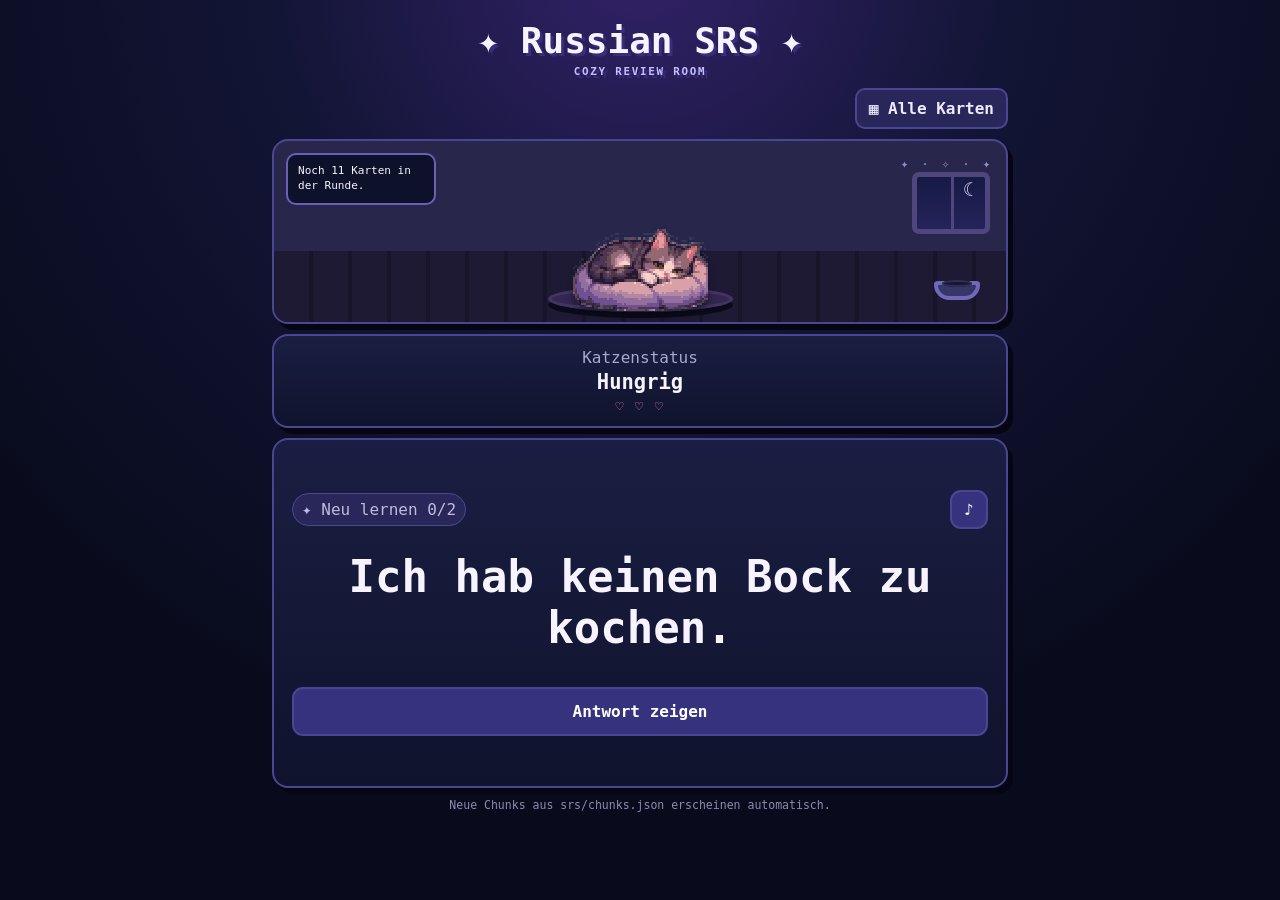
<file: srs-v16/index.html>
<!doctype html><html lang="de"><head><meta charset="utf-8"><meta name="viewport" content="width=device-width,initial-scale=1,viewport-fit=cover"><meta name="theme-color" content="#0b0d22"><title>Russian SRS</title><style>:root{--line:#4b4693;--text:#f7f4ff;--muted:#aaa8cf;--red:#b6405a;--amber:#9d6d2c;--green:#1b7d61;--blue:#2b7188}*{box-sizing:border-box}body{margin:0;min-height:100vh;background:radial-gradient(circle at 50% -5%,#332269 0,#131536 32%,#090b1d 72%);color:var(--text);font-family:ui-monospace,SFMono-Regular,Menlo,monospace}.app{max-width:760px;margin:auto;padding:12px 12px 34px}.title{text-align:center;font-size:clamp(1.65rem,6vw,2.25rem);font-weight:900;margin:8px 0 10px;text-shadow:3px 3px 0 #382d7a}.title small{display:block;font-size:.68rem;color:#c5bfff;letter-spacing:.16em;margin-top:4px}.panel{background:linear-gradient(180deg,#1a1e42,#10132c);border:2px solid var(--line);border-radius:16px;box-shadow:5px 6px 0 #050611}.toolbar{display:flex;justify-content:flex-end;margin:0 0 10px}.dbBtn{font:inherit;color:#eeeaff;background:#292759;border:2px solid var(--line);border-radius:10px;padding:9px 12px;font-weight:900}.room{height:185px;position:relative;overflow:hidden;display:flex;align-items:flex-end;justify-content:center;background:linear-gradient(#29264c 0 61%,#17152c 61%)}.room:before{content:"✦   ·   ✧      ·   ✦";position:absolute;top:15px;right:13px;color:#c6b9ff;opacity:.7;font-size:.78rem;letter-spacing:.22em}.room:after{content:"";position:absolute;left:0;right:0;bottom:0;height:39%;background:repeating-linear-gradient(90deg,#211b35 0 35px,#18142a 35px 39px);opacity:.78}.window{position:absolute;right:16px;top:31px;width:78px;height:62px;border:5px solid #4e467c;border-radius:7px;background:linear-gradient(#161a45,#25235a)}.window:before{content:"";position:absolute;left:50%;top:0;bottom:0;width:3px;background:#4e467c}.window:after{content:"☾";position:absolute;right:11px;top:2px;color:#e9dcff;font-size:1.15rem}.rug{position:absolute;z-index:1;bottom:10px;width:185px;height:26px;border-radius:50%;background:#332650;box-shadow:inset 0 0 0 4px #443365,0 6px 0 #0a0b19}.cat{position:relative;z-index:3;width:min(30vw,135px);height:auto;image-rendering:pixelated;filter:drop-shadow(0 6px 3px #05061188);margin-bottom:11px}.bowl{position:absolute;z-index:4;right:26px;bottom:22px;width:46px;height:19px;border-radius:4px 4px 16px 16px;background:#383567;border:4px solid #7167bd}.bowl:before{content:"";position:absolute;left:4px;right:4px;top:-5px;height:7px;border-radius:50%;background:#17162d;box-shadow:inset 0 0 0 2px #302e58}.bowl.full:before{background:#a96648;box-shadow:inset 0 0 0 2px #e2a56f}.speech{position:absolute;z-index:5;left:12px;top:12px;max-width:150px;padding:9px 10px;border:2px solid #6b60b5;border-radius:10px;background:#0c1028ed;font-size:.69rem;line-height:1.35}.catStatus{margin:10px 0;padding:12px 14px;text-align:center}.catStatus span{color:var(--muted)}.catStatus b{display:block;font-size:1.28rem;margin-top:3px}.hearts{color:#e88cbf;letter-spacing:.12em;font-size:.85rem;margin-top:4px}.card{padding:18px;min-height:350px;display:flex;flex-direction:column;justify-content:center}.prompt,.ru{text-align:center;font-weight:900}.prompt{font-size:clamp(1.75rem,7vw,2.75rem);margin:22px 0}.ru{font-size:clamp(1.5rem,6vw,2.2rem)}.note{text-align:center;color:var(--muted);margin-top:10px}.btn{font:inherit;color:#fff;font-weight:900;border:2px solid var(--line);border-radius:11px;padding:13px;background:#37327d;width:100%;margin-top:12px}.ratings{display:grid;grid-template-columns:repeat(2,1fr);gap:8px}.again{background:var(--red)}.hard{background:var(--amber)}.good{background:var(--green)}.easy{background:var(--blue)}.ratings small{display:block;font-size:.65rem;opacity:.76;margin-top:3px}.top{display:flex;justify-content:space-between;align-items:center;color:#c0badb}.phasepill{padding:6px 9px;border-radius:999px;background:#292759;border:1px solid #4d498d}.tts{width:auto;margin:0;padding:8px 12px}.done{text-align:center;color:var(--muted);padding:45px 10px}.hint{text-align:center;color:#8f8aaf;font-size:.72rem;margin-top:10px}.modal{position:fixed;inset:0;background:#050611e8;z-index:30;display:none;padding:14px;overflow:auto}.modal.show{display:block}.db{max-width:760px;margin:20px auto}.dbHead{display:flex;justify-content:space-between;align-items:center;padding:14px 16px;position:sticky;top:0;z-index:2}.close{width:auto;margin:0;padding:8px 12px}.search{width:100%;margin:10px 0;background:#0d1028;border:2px solid var(--line);border-radius:10px;color:#fff;padding:11px;font:inherit}.entry{padding:14px;margin:10px 0}.entry .de{font-weight:900}.entry .ru2{margin-top:6px;color:#ddd8ff}.meta{display:flex;gap:7px;flex-wrap:wrap;margin-top:10px}.chip{font-size:.68rem;padding:5px 7px;border-radius:999px;background:#292759;border:1px solid #4d498d;color:#cfc9ff}.chip.review{background:#1d493f;border-color:#357b69}.chip.learn{background:#4d4025;border-color:#876f36}@media(max-width:480px){.room{height:170px}.cat{width:min(29vw,125px)}.window{width:70px;height:56px;right:12px}.bowl{right:14px;bottom:20px}.speech{max-width:140px;font-size:.65rem}.card{min-height:330px;padding:16px}}@media(min-width:700px){.ratings{grid-template-columns:repeat(4,1fr)}}</style></head><body><main class="app"><div class="title">✦ Russian SRS ✦<small>COZY REVIEW ROOM</small></div><div class="toolbar"><button id="openDb" class="dbBtn">▦ Alle Karten</button></div><div class="panel room"><div class="window"></div><div class="rug"></div><img id="cat" class="cat" src="../srs-v12/assets/cat-hungry-1.png?v=16"><div id="bowl" class="bowl"></div><div class="speech" id="speech">Lade Karten…</div></div><div class="panel catStatus"><span>Katzenstatus</span><b id="mood">Hungrig</b><div class="hearts" id="hearts">♡ ♡ ♡</div></div><section class="panel card"><div class="top"><span id="phase" class="phasepill">✦ Lernen</span><button id="tts" class="btn tts">♪</button></div><div id="study"><div class="done">Lade Chunk-Datenbank…</div></div></section><div class="hint">Neue Chunks aus srs/chunks.json erscheinen automatisch.</div></main><div id="dbModal" class="modal"><div class="db"><div class="panel dbHead"><b>▦ Alle Karten</b><button id="closeDb" class="btn close">×</button></div><input id="search" class="search" placeholder="Deutsch oder Russisch suchen…"><div id="dbList"></div></div></div><script>(()=>{'use strict';const $=s=>document.querySelector(s),K='russian-srs-progress-v1',M='russian-srs-meta-v1',L='russian-srs-local-cards-v1',DAY=86400000;const legacy={'Мне влом готовить.':'a','Мне стрёмно туда идти одному.':'b','Мне стрёмно туда идти одной.':'b','Я накосячила на работе.':'c','Чё ты до меня докопался?':'d','Я решила заморочиться и сама всё сделать.':'e','Я с этого угораю.':'f','Хватит отмазываться.':'g','Он спалился на лжи.':'h','Что ты мне втираешь?':'i','Я пришла домой и сразу вырубилась.':'j'};const load=(k,f)=>{try{return JSON.parse(localStorage.getItem(k))||f}catch{return f}};let p=load(K,{}),meta=load(M,{totalReviews:0,reviewsToday:0,reviewDay:''}),local=load(L,[]),cards=[],cur=null,revealed=false,queue=[],catFrame=0,catMood='hungry';const fresh=()=>({state:'learning',correctStreak:0,due:0,interval:0,ease:2.5,reviews:0,lapses:0});function pf(id){let x=p[id];return x&&x.state?x:x?{state:(x.reps||0)>0?'review':'learning',correctStreak:0,due:x.due||0,interval:Math.max(1,Math.round(x.interval||1)),ease:x.ease||2.5,reviews:x.reps||0,lapses:x.lapses||0}:fresh()}function save(){localStorage.setItem(K,JSON.stringify(p));localStorage.setItem(M,JSON.stringify(meta));localStorage.setItem(L,JSON.stringify(local))}const byId=id=>cards.find(c=>c.id===id);function insertLater(id,gap=5){queue=queue.filter(x=>x!==id);queue.splice(Math.min(gap,queue.length),0,id)}function drawCat(){const pre=catMood==='happy'?'happy':'hungry';$('#cat').src=`../srs-v12/assets/cat-${pre}-${catFrame+1}.png?v=16`}function setCat(m){if(catMood===m)return;catMood=m;catFrame=0;drawCat()}setInterval(()=>{catFrame=1-catFrame;drawCat()},760);function catStats(){if(queue.length===0&&!cur){setCat('happy');$('#mood').textContent='Satt';$('#speech').textContent='Mrrr… alle Reviews geschafft. ♡';$('#bowl').classList.add('full');$('#hearts').textContent='♥ ♥ ♥'}else{setCat('hungry');$('#mood').textContent='Hungrig';$('#speech').textContent=`Noch ${queue.length+(cur?1:0)} Karten in der Runde.`;$('#bowl').classList.remove('full');$('#hearts').textContent='♡ ♡ ♡'}}function esc(s=''){return String(s).replace(/[&<>"']/g,c=>({'&':'&amp;','<':'&lt;','>':'&gt;','"':'&quot;',"'":'&#039;'}[c]))}function fmt(n){return n===1?'1 Tag':n+' Tage'}function labels(x){if(x.state!=='review')return{again:'≈ 5 Karten',hard:'≈ 5 Karten',good:'≈ 5 Karten',easy:'1 Tag'};let i=Math.max(1,x.interval||1),e=x.ease||2.5;return{again:'≈ 5 Karten',hard:fmt(Math.max(1,Math.round(i*1.2))),good:fmt(Math.max(i+1,Math.round(i*e))),easy:fmt(Math.max(i+2,Math.round(i*e*1.3)))}}function pick(){const id=queue.shift();cur=id?byId(id):null;revealed=false;render()}function render(){catStats();if(!cur){$('#phase').textContent='✦ Fertig';$('#study').innerHTML='<div class="done"><h2>Für heute fertig ✦</h2></div>';return}const x=pf(cur.id),lab=labels(x);$('#phase').textContent=x.state==='review'?'↻ Review':x.state==='relearning'?`↻ Wieder lernen ${Math.min(2,x.correctStreak||0)}/2`:`✦ Neu lernen ${Math.min(2,x.correctStreak||0)}/2`;$('#study').innerHTML=`<div class="prompt">${esc(cur.de)}</div><div class="ru" style="display:${revealed?'block':'none'}">${esc(cur.ru)}</div>${revealed&&cur.note?`<div class="note">${esc(cur.note)}</div>`:''}${revealed?`<div class="ratings"><button class="btn again" data-r="again">Nochmal<small>${lab.again}</small></button><button class="btn hard" data-r="hard">Schwer<small>${lab.hard}</small></button><button class="btn good" data-r="good">Gut<small>${lab.good}</small></button><button class="btn easy" data-r="easy">Einfach<small>${lab.easy}</small></button></div>`:'<button class="btn" id="show">Antwort zeigen</button>'}`;if($('#show'))$('#show').onclick=()=>{revealed=true;render()};document.querySelectorAll('[data-r]').forEach(b=>b.onclick=()=>rate(b.dataset.r))}function rate(r){let x=pf(cur.id),id=cur.id;if(x.state!=='review'){if(r==='again'||r==='hard'){x.correctStreak=0;x.due=0;insertLater(id,5)}else if(r==='easy'){x.correctStreak=0;x.state='review';x.interval=1;x.due=Date.now()+DAY}else{x.correctStreak=(x.correctStreak||0)+1;if(x.correctStreak>=2){x.state='review';x.interval=2;x.due=Date.now()+2*DAY;x.correctStreak=0}else{x.due=0;insertLater(id,5)}}}else{let i=Math.max(1,x.interval||1);if(r==='again'){x.state='relearning';x.correctStreak=0;x.lapses=(x.lapses||0)+1;x.ease=Math.max(1.3,(x.ease||2.5)-.2);x.due=0;insertLater(id,5)}else if(r==='hard'){x.interval=Math.max(1,Math.round(i*1.2));x.ease=Math.max(1.3,(x.ease||2.5)-.05);x.due=Date.now()+x.interval*DAY}else if(r==='good'){x.interval=Math.max(i+1,Math.round(i*(x.ease||2.5)));x.due=Date.now()+x.interval*DAY}else{x.interval=Math.max(i+2,Math.round(i*(x.ease||2.5)*1.3));x.ease=Math.min(3,(x.ease||2.5)+.05);x.due=Date.now()+x.interval*DAY}}x.reviews=(x.reviews||0)+1;p[id]=x;save();pick()}function dueText(x){if(x.state==='learning'||x.state==='relearning')return'In dieser Session';if(!x.due||x.due<=Date.now())return'Jetzt';const d=new Date(x.due),today=new Date();if(d.toDateString()===today.toDateString())return'Heute';return d.toLocaleDateString('de-DE',{day:'2-digit',month:'2-digit',year:'numeric'})}function renderDb(q=''){const s=q.trim().toLowerCase();const list=cards.filter(c=>!s||c.de.toLowerCase().includes(s)||c.ru.toLowerCase().includes(s));$('#dbList').innerHTML=list.map(c=>{const x=pf(c.id),st=x.state==='review'?'Review':x.state==='relearning'?'Wieder lernen':'Neu/Lernen';return`<div class="panel entry"><div class="de">${esc(c.de)}</div><div class="ru2">${esc(c.ru)}</div><div class="meta"><span class="chip ${x.state==='review'?'review':'learn'}">${st}</span><span class="chip">Fällig: ${dueText(x)}</span>${x.interval?`<span class="chip">Intervall: ${fmt(x.interval)}</span>`:''}</div></div>`}).join('')}$('#openDb').onclick=()=>{$('#dbModal').classList.add('show');renderDb($('#search').value)};$('#closeDb').onclick=()=>$('#dbModal').classList.remove('show');$('#search').oninput=e=>renderDb(e.target.value);$('#tts').onclick=()=>{if(!cur||!('speechSynthesis'in window))return;const u=new SpeechSynthesisUtterance(cur.ru);u.lang='ru-RU';u.rate=.9;speechSynthesis.cancel();speechSynthesis.speak(u)};async function init(){try{const r=await fetch('../srs/chunks.json?v='+Date.now(),{cache:'no-store'});if(!r.ok)throw new Error('chunks');const db=await r.json();cards=db.map(c=>({...c,id:legacy[c.ru]||c.id}));const seen=new Set(cards.map(c=>c.de+'|'+c.ru));for(const c of local){if(!seen.has(c.de+'|'+c.ru))cards.push(c)}queue=cards.filter(c=>pf(c.id).due<=Date.now()).map(c=>c.id);pick()}catch(e){$('#study').innerHTML='<div class="done">Chunk-Datenbank konnte nicht geladen werden.</div>';$('#speech').textContent='Miau… Datenbankfehler.'}}init()})();</script></body></html>
</file>
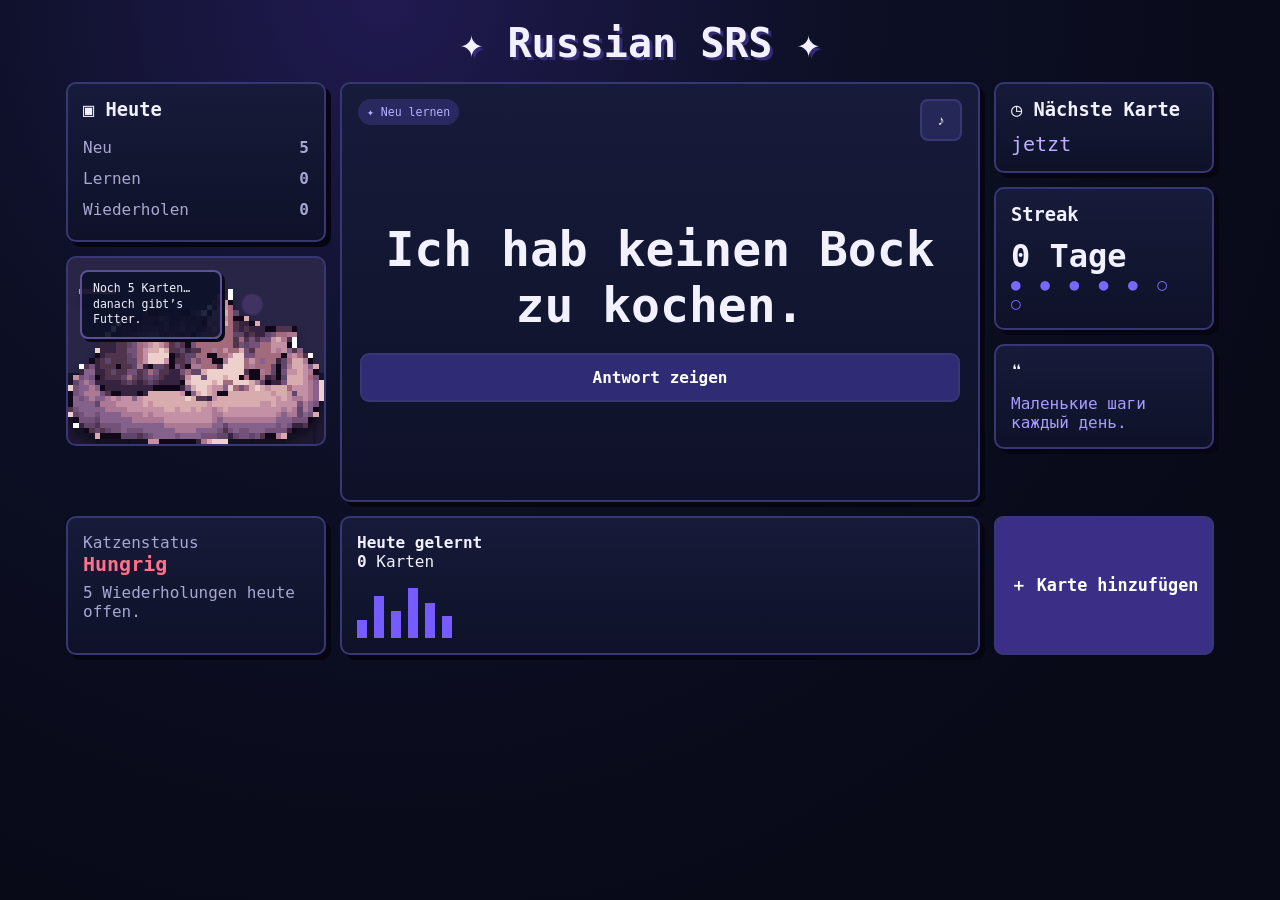
<file: srs-v9/index.html>
<!doctype html><html lang="de"><head><meta charset="utf-8"><meta name="viewport" content="width=device-width,initial-scale=1,viewport-fit=cover"><meta name="theme-color" content="#090b1d"><title>Russian SRS</title><style>:root{--bg:#080a18;--panel:#11152e;--line:#383774;--text:#f2f1ff;--muted:#a9a7cf;--purple:#7868ee;--red:#bf4058;--orange:#a96a23;--green:#167d62;--cyan:#18758a}*{box-sizing:border-box}body{margin:0;background:radial-gradient(circle at 30% 0,#201a51 0,#0d1026 35%,#080a18 75%);color:var(--text);font-family:ui-monospace,SFMono-Regular,Menlo,monospace;min-height:100vh}.app{max-width:1180px;margin:auto;padding:16px}.title{text-align:center;font-size:clamp(1.6rem,5vw,2.5rem);font-weight:900;text-shadow:3px 3px 0 #342b75;margin:4px 0 16px}.grid{display:grid;grid-template-columns:260px 1fr 220px;gap:14px}.panel{background:linear-gradient(180deg,#171b3a,#0e1128);border:2px solid var(--line);border-radius:10px;box-shadow:5px 5px 0 #050611}.today,.sidebox,.statusbox{padding:15px}.today h3,.sidebox h3{margin:0 0 12px}.row{display:flex;justify-content:space-between;color:var(--muted);padding:6px 0}.roomWrap{margin-top:14px;position:relative;border:2px solid var(--line);border-radius:10px;overflow:hidden;min-height:190px;background:radial-gradient(circle at 72% 25%,#403361 0 4%,transparent 5%),linear-gradient(#292547 0 62%,#17152c 62% 100%);display:flex;align-items:flex-end;justify-content:center}.roomWrap:after{content:"";position:absolute;left:0;right:0;bottom:0;height:32%;background:repeating-linear-gradient(90deg,#211b35 0 28px,#18142a 28px 31px);opacity:.65}.catSprite{position:relative;z-index:2;display:block;width:min(100%,320px);height:auto;image-rendering:pixelated;image-rendering:crisp-edges;filter:drop-shadow(0 8px 4px #08081588);transform-origin:50% 100%;animation:catBreathe 2.6s steps(2,end) infinite}.speech{z-index:3;position:absolute;left:12px;top:12px;background:#0c1028e6;border:2px solid #5c4f99;border-radius:8px;padding:9px 11px;font-size:.72rem;line-height:1.35;max-width:142px;box-shadow:3px 3px 0 #080817}.card{padding:18px;min-height:420px;display:flex;flex-direction:column;justify-content:center;position:relative}.badge{position:absolute;left:16px;top:15px;background:#2a2860;color:#b8b0ff;padding:6px 9px;border-radius:14px;font-size:.72rem}.tts{position:absolute;right:16px;top:15px;width:42px;height:42px;border:2px solid var(--line);background:#252856;color:#fff;border-radius:8px}.prompt{text-align:center;font-weight:900;font-size:clamp(1.8rem,7vw,3rem);margin:38px 0 20px}.answer{display:none;border-top:2px solid #33365e;padding-top:20px;text-align:center}.answer.show{display:block}.ru{font-weight:900;font-size:clamp(1.6rem,6vw,2.4rem)}.note{color:var(--muted);margin-top:10px}.btn,.add{font:inherit;color:#fff;font-weight:900;border:2px solid var(--line);border-radius:9px;padding:13px;cursor:pointer}.btn{width:100%;background:#302b75}.ratings{display:grid;grid-template-columns:repeat(4,1fr);gap:9px;margin-top:12px}.ratings small{display:block;margin-top:3px;opacity:.75}.again{background:var(--red);border-color:#f0647c}.hard{background:var(--orange);border-color:#eda64e}.good{background:var(--green);border-color:#2fc99b}.easy{background:var(--cyan);border-color:#38c6df}.sidecol{display:grid;gap:14px;align-content:start}.next{font-size:1.25rem;color:#bdaeff}.streak{font-size:2rem;font-weight:900}.dots{letter-spacing:5px;color:#7967ff}.bottom{display:grid;grid-template-columns:260px 1fr 220px;gap:14px;margin-top:14px}.status{font-size:1.25rem;color:#ff7188;font-weight:900}.add{background:#3a2e86;width:100%;height:100%;min-height:110px;font-size:1.05rem}.bars{display:flex;align-items:end;gap:7px;height:55px;margin-top:12px}.bars i{display:block;width:10px;background:#765cff}.bars i:nth-child(1){height:18px}.bars i:nth-child(2){height:42px}.bars i:nth-child(3){height:27px}.bars i:nth-child(4){height:50px}.bars i:nth-child(5){height:35px}.bars i:nth-child(6){height:22px}.modal{position:fixed;inset:0;background:#050611dd;display:grid;place-items:center;padding:18px;z-index:20}.modal[hidden]{display:none}.modalCard{width:min(500px,100%);padding:18px}.modal label{display:block;color:var(--muted);margin-top:12px}.modal input,.modal textarea{width:100%;margin-top:5px;background:#0b0e22;border:2px solid var(--line);color:#fff;padding:11px;font:inherit}.close{float:right}.empty{text-align:center;color:var(--muted);padding:40px}@keyframes catBreathe{50%{transform:translateY(2px) scaleY(.995)}}@media(max-width:860px){.grid{grid-template-columns:1fr}.sidecol{grid-template-columns:repeat(3,1fr)}.bottom{grid-template-columns:1fr}.today{display:none}.roomWrap{min-height:220px}.catSprite{width:min(78vw,340px)}.card{min-height:360px}.ratings{grid-template-columns:repeat(2,1fr)}}@media(max-width:540px){.app{padding:10px}.sidecol{grid-template-columns:1fr 1fr}.sidecol .quote{display:none}.roomWrap{min-height:200px}.speech{font-size:.66rem;max-width:126px}.card{padding:14px}.title{font-size:1.45rem}}</style></head><body><main class="app"><div class="title">✦ Russian SRS ✦</div><div class="grid"><section><div class="panel today"><h3>▣ Heute</h3><div class="row"><span>Neu</span><b id="newCount">0</b></div><div class="row"><span>Lernen</span><b id="learnCount">0</b></div><div class="row"><span>Wiederholen</span><b id="reviewCount">0</b></div></div><div class="roomWrap"><img id="catSprite" class="catSprite" src="./assets/cat-hungry-1.png" alt="Pixel-Art Katze"><div class="speech" id="speech">Noch ein paar Karten… danach gibt's Futter.</div></div></section><section><div class="panel card"><div class="badge" id="phase">Wiederholung</div><button class="tts" id="tts">♪</button><div id="study"></div></div></section><aside class="sidecol"><div class="panel sidebox"><h3>◷ Nächste Karte</h3><div class="next" id="nextDue">jetzt</div></div><div class="panel sidebox"><h3>Streak</h3><div class="streak" id="streak">0 Tage</div><div class="dots">● ● ● ● ● ○ ○</div></div><div class="panel sidebox quote"><h3>❝</h3><div style="color:#a99cff">Маленькие шаги каждый день.</div></div></aside></div><div class="bottom"><div class="panel statusbox"><div style="color:var(--muted)">Katzenstatus</div><div class="status" id="catStatus">Hungrig</div><div id="catText" style="color:var(--muted);margin-top:7px">Offene Wiederholungen warten.</div></div><div class="panel statusbox"><div style="font-weight:900">Heute gelernt</div><div><b id="doneToday">0</b> Karten</div><div class="bars"><i></i><i></i><i></i><i></i><i></i><i></i></div></div><button class="add" id="openAdd">＋ Karte hinzufügen</button></div></main><div class="modal" id="modal" hidden><div class="panel modalCard"><button class="btn close" id="closeAdd" style="width:auto">×</button><h3>Neue Karte</h3><label>Deutsch<input id="de"></label><label>Russisch<textarea id="ru" rows="3"></textarea></label><label>Notiz<input id="note"></label><button class="btn" id="saveCard" style="margin-top:14px">Speichern</button><div id="msg" style="color:var(--muted);margin-top:8px"></div></div></div><script src="./cat-animation.js"></script><script>(()=>{const $=s=>document.querySelector(s),K='russian-srs-progress-v1',M='russian-srs-meta-v1',L='russian-srs-local-cards-v1',MIN=60000,DAY=86400000;base=[{id:'a',de:'Ich hab keinen Bock zu kochen.',ru:'Мне влом готовить.',note:'влом = salopp: kein Bock'},{id:'b',de:'Mir ist mulmig, da allein hinzugehen.',ru:'Мне стрёмно туда идти одной.',note:'стрёмно = mulmig / sketchy'},{id:'c',de:'Ich hab Mist gebaut.',ru:'Я накосячила.',note:'накосячить = Mist bauen'},{id:'d',de:'Warum gehst du mir auf den Sack?',ru:'Чё ты до меня докопался?',note:'докопаться = jemanden nerven'},{id:'e',de:'Hör auf, dich rauszureden.',ru:'Хватит отмазываться.',note:'отмазываться = sich rausreden'}];const load=(k,f)=>{try{return JSON.parse(localStorage.getItem(k))||f}catch{return f}};let p=load(K,{}),meta=load(M,{totalReviews:0,reviewsToday:0,reviewDay:''}),local=load(L,[]),cards=[...base,...local],cur=null,revealed=false;function fresh(){return{state:'learning',correctStreak:0,due:0,interval:0,ease:2.5,reviews:0,lapses:0}}function pf(id){let x=p[id];if(!x)return fresh();if(x.state)return x;return{state:(x.reps||0)>0?'review':'learning',correctStreak:0,due:x.due||0,interval:Math.max(1,Math.round(x.interval||1)),ease:x.ease||2.5,reviews:x.reps||0,lapses:x.lapses||0}}function save(){localStorage.setItem(K,JSON.stringify(p));localStorage.setItem(M,JSON.stringify(meta));localStorage.setItem(L,JSON.stringify(local))}function endToday(){let d=new Date();d.setHours(23,59,59,999);return d.getTime()}function due(){return cards.filter(c=>pf(c.id).due<=Date.now()).sort((a,b)=>pf(a.id).due-pf(b.id).due)}function todayOpen(){return cards.filter(c=>pf(c.id).due<=endToday())}function fmt(ms){if(ms<=90000)return'1 Min';if(ms<60*MIN)return Math.max(1,Math.round(ms/MIN))+' Min';if(ms<DAY)return Math.round(ms/3600000)+' Std';let d=Math.round(ms/DAY);return d+' Tag'+(d===1?'':'e')}function next(){return cards.map(c=>pf(c.id).due).filter(x=>x>Date.now()).sort((a,b)=>a-b)[0]||null}function stats(){let n=0,l=0,r=0;cards.forEach(c=>{let x=pf(c.id);if(x.state==='learning')n++;else if(x.state==='relearning')l++;else r++});$('#newCount').textContent=n;$('#learnCount').textContent=l;$('#reviewCount').textContent=r;$('#doneToday').textContent=meta.reviewsToday||0;let open=todayOpen().length,now=due().length;if(open===0){window.setCatMood?.('happy');$('#catStatus').textContent='Zufrieden';$('#catStatus').style.color='#55d8a9';$('#catText').textContent='Alles für heute erledigt.';$('#speech').textContent='Mrrr… satt. Morgen wieder.'}else if(now){window.setCatMood?.('hungry');$('#catStatus').textContent='Hungrig';$('#catStatus').style.color='#ff7188';$('#catText').textContent=open+' Wiederholungen heute offen.';$('#speech').textContent='Noch '+open+' Karten… danach gibt’s Futter.'}else{window.setCatMood?.('hungry');$('#catStatus').textContent='Wartet';$('#catStatus').style.color='#e9ae55';$('#catText').textContent='Nächste Lernkarte kommt gleich.';$('#speech').textContent='Ich warte noch ein bisschen…'}let nd=next();$('#nextDue').textContent=now?'jetzt':nd?'in '+fmt(nd-Date.now()):'morgen';$('#streak').textContent=(meta.streak||0)+' Tage'}function ints(x){if(x.state==='learning'||x.state==='relearning')return x.correctStreak===0?{a:'1 Min',h:'6 Min',g:'10 Min',e:'10 Min'}:{a:'1 Min',h:'1 Tag',g:'1 Tag',e:'1 Tag'};let i=Math.max(1,x.interval||1),e=x.ease||2.5;return{a:'1 Min',h:Math.max(1,Math.round(i*1.2))+' T',g:Math.max(i+1,Math.round(i*e))+' T',e:Math.max(i+2,Math.round(i*e*1.3))+' T'}}function esc(s=''){return String(s).replace(/[&<>"']/g,c=>({'&':'&amp;','<':'&lt;','>':'&gt;','"':'&quot;',"'":'&#039;'}[c]))}function pick(){cur=due()[0]||null;revealed=false;render()}function render(){stats();if(!cur){$('#phase').textContent=todayOpen().length?'Lernpause':'Fertig';$('#study').innerHTML='<div class="empty"><h2>'+(todayOpen().length?'Kurz warten…':'Für heute fertig ✦')+'</h2><p>'+(todayOpen().length?'Die nächste Lernkarte kommt automatisch.':'Die Katze ist satt.')+'</p></div>';return}let x=pf(cur.id),iv=ints(x);$('#phase').textContent=x.state==='review'?'↻ Wiederholung':x.state==='relearning'?'↻ Wieder lernen':'✦ Neu lernen';$('#study').innerHTML=`<div class="prompt">${esc(cur.de)}</div><div class="answer ${revealed?'show':''}"><div class="ru">${esc(cur.ru)}</div>${cur.note?`<div class="note">${esc(cur.note)}</div>`:''}</div>${revealed?`<div class="ratings"><button class="btn again" data-r="again">Nochmal<small>${iv.a}</small></button><button class="btn hard" data-r="hard">Schwer<small>${iv.h}</small></button><button class="btn good" data-r="good">Gut<small>${iv.g}</small></button><button class="btn easy" data-r="easy">Einfach<small>${iv.e}</small></button></div>`:'<button class="btn" id="show">Antwort zeigen</button>'}`;if($('#show'))$('#show').onclick=()=>{revealed=true;render()};document.querySelectorAll('[data-r]').forEach(b=>b.onclick=()=>rate(b.dataset.r))}function rate(r){let x=pf(cur.id),learn=x.state!=='review';if(learn){if(r==='again'){x.correctStreak=0;x.due=Date.now()+MIN}else if(r==='hard'){x.correctStreak=0;x.due=Date.now()+6*MIN}else{x.correctStreak=(x.correctStreak||0)+1;if(x.correctStreak>=2){x.state='review';x.interval=1;x.due=Date.now()+DAY;x.correctStreak=0}else x.due=Date.now()+10*MIN}}else{let i=Math.max(1,x.interval||1);if(r==='again'){x.state='relearning';x.correctStreak=0;x.lapses=(x.lapses||0)+1;x.ease=Math.max(1.3,(x.ease||2.5)-.2);x.due=Date.now()+MIN}else if(r==='hard'){x.interval=Math.max(1,Math.round(i*1.2));x.due=Date.now()+x.interval*DAY}else if(r==='good'){x.interval=Math.max(i+1,Math.round(i*(x.ease||2.5)));x.due=Date.now()+x.interval*DAY}else{x.interval=Math.max(i+2,Math.round(i*(x.ease||2.5)*1.3));x.due=Date.now()+x.interval*DAY}}p[cur.id]=x;let d=new Date().toISOString().slice(0,10);if(meta.reviewDay!==d){meta.reviewDay=d;meta.reviewsToday=0}meta.reviewsToday=(meta.reviewsToday||0)+1;meta.totalReviews=(meta.totalReviews||0)+1;save();pick()}$('#tts').onclick=()=>{if(!cur||!('speechSynthesis'in window))return;let u=new SpeechSynthesisUtterance(cur.ru);u.lang='ru-RU';u.rate=.9;speechSynthesis.cancel();speechSynthesis.speak(u)};$('#openAdd').onclick=()=>$('#modal').hidden=false;$('#closeAdd').onclick=()=>$('#modal').hidden=true;$('#saveCard').onclick=()=>{let de=$('#de').value.trim(),ru=$('#ru').value.trim(),note=$('#note').value.trim();if(!de||!ru){$('#msg').textContent='Deutsch und Russisch fehlen.';return}local.push({id:'local-'+Date.now(),de,ru,note});cards=[...base,...local];save();$('#modal').hidden=true;$('#de').value=$('#ru').value=$('#note').value='';pick()};pick();setInterval(()=>{if(!cur&&due().length)pick();else stats()},15000)})();</script></body></html>
</file>
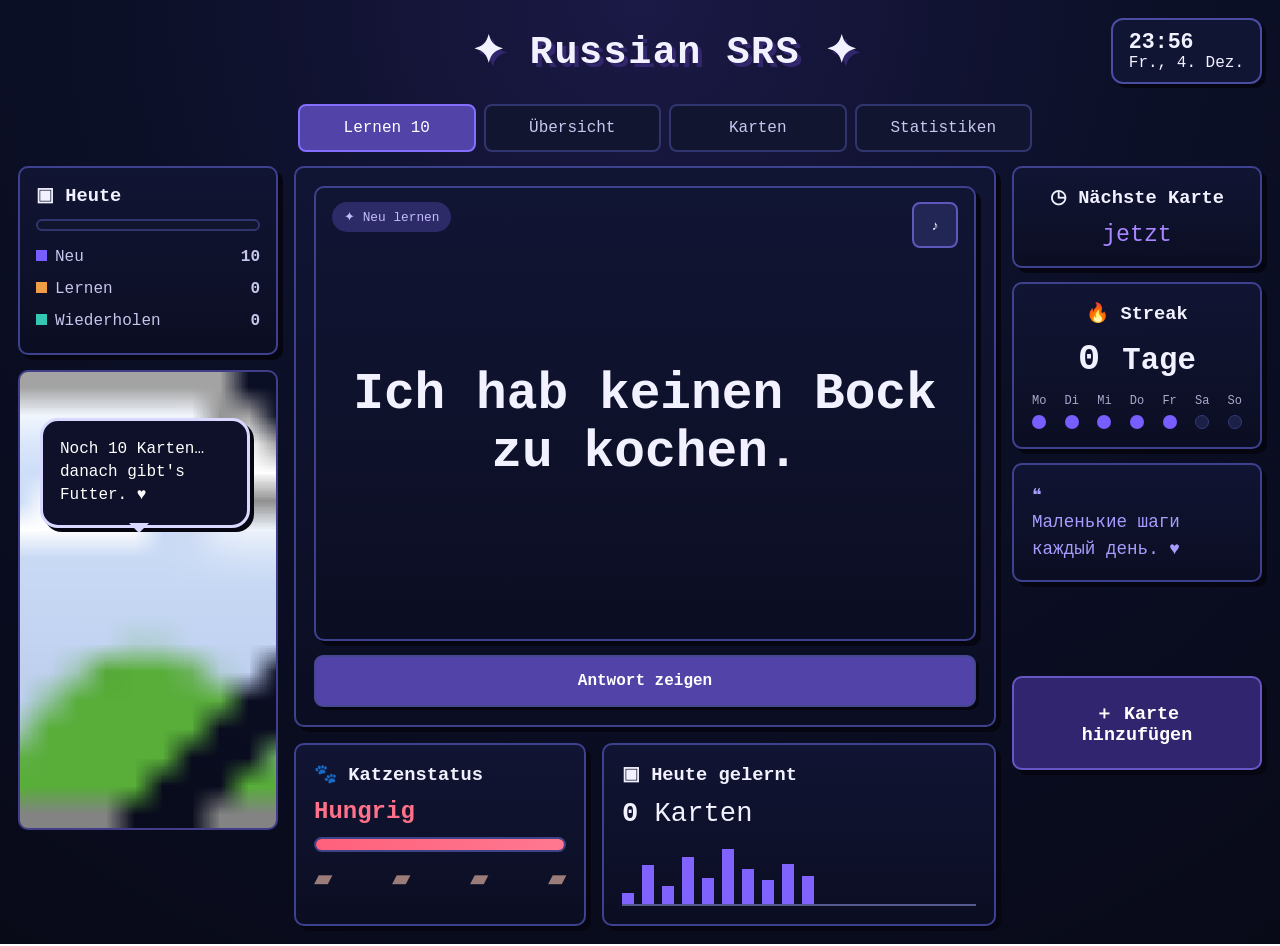
<file: srs/index.html>
<!doctype html><html lang="de"><head><meta charset="utf-8"><meta name="viewport" content="width=device-width,initial-scale=1,viewport-fit=cover"><meta name="theme-color" content="#090b22"><title>Russian SRS</title><style>:root{--bg:#090b22;--panel:#0f1330;--panel2:#151a3b;--line:#4b4ca3;--text:#f2f1ff;--muted:#b0aed8;--violet:#7a64ff;--red:#f25d76;--orange:#e99b3e;--green:#24bb89;--cyan:#2eb9cf}*{box-sizing:border-box}body{margin:0;min-height:100vh;background:radial-gradient(circle at top,#1b1946,#0c1028 42%,#080a18 100%);color:var(--text);font-family:ui-monospace,SFMono-Regular,Menlo,Consolas,monospace}.app{max-width:1500px;margin:auto;padding:18px}.top{display:grid;grid-template-columns:260px 1fr 210px;align-items:center;gap:20px;margin-bottom:14px}.brand{text-align:center;font-size:clamp(1.7rem,3vw,2.7rem);font-weight:900;letter-spacing:.04em;text-shadow:4px 4px 0 #32266d}.clock{justify-self:end;border:2px solid var(--line);border-radius:12px;padding:10px 16px;background:#111534;box-shadow:4px 4px 0 #050611}.clock b{display:block;font-size:1.35rem}.tabs{grid-column:2/3;display:grid;grid-template-columns:repeat(4,1fr);gap:8px}.tab{border:2px solid #31356d;background:#111530;color:#c9c7ef;padding:13px 10px;border-radius:8px;font:inherit}.tab.active{background:#5143a8;border-color:#836eff;color:white}.dashboard{display:grid;grid-template-columns:260px minmax(560px,1fr) 250px;gap:16px}.panel{background:linear-gradient(180deg,rgba(17,21,52,.97),rgba(11,14,34,.97));border:2px solid #3e418d;border-radius:10px;box-shadow:5px 5px 0 #050612}.today{padding:16px;align-self:start}.today h3{margin:0 0 12px}.progress{height:12px;border:2px solid #30356d;border-radius:99px;background:#10142d;overflow:hidden;margin:10px 0}.progress div{height:100%;background:#9ca2ff;width:0}.count{display:flex;justify-content:space-between;padding:7px 0;color:#c7c5eb}.count i{width:11px;height:11px;display:inline-block;margin-right:8px}.d1{background:#795eff}.d2{background:#ef9e46}.d3{background:#34c7b4}.leftScene{margin-top:15px;height:460px;background:url('./cat-room.svg?v=1') center/cover no-repeat;border:2px solid #413f8a;border-radius:10px;position:relative;overflow:hidden}.speech{position:absolute;left:20px;top:46px;width:210px;padding:17px;background:#0e1129;border:3px solid #d9d8ff;border-radius:18px;color:white;line-height:1.45;box-shadow:4px 4px 0 #050611}.speech:after{content:'';position:absolute;bottom:-18px;left:86px;border:10px solid transparent;border-top-color:#d9d8ff}.maincol{min-width:0}.studyWrap{padding:18px}.card{min-height:455px;padding:24px;position:relative;display:flex;flex-direction:column;justify-content:center}.badge{position:absolute;top:14px;left:16px;padding:7px 12px;background:#2c2a67;border-radius:18px;color:#c5bcff;font-size:.8rem}.tts{position:absolute;top:14px;right:16px;width:46px;height:46px;border:2px solid #5f58bc;background:#222654;color:white;border-radius:8px}.prompt{text-align:center;font-size:clamp(2rem,4vw,3.2rem);font-weight:900;margin:40px 0 22px}.answer{display:none;text-align:center;border-top:2px solid #3a3e70;padding-top:22px}.answer.show{display:block}.ru{font-size:clamp(1.8rem,3.5vw,2.8rem);font-weight:900}.note{margin-top:14px;color:#c0bddf}.actions{margin-top:14px}.btn{width:100%;padding:15px 16px;border-radius:9px;border:2px solid #454890;background:#171b3c;color:white;font:inherit;font-weight:800;box-shadow:3px 3px 0 #050611}.primary{background:#5143a8}.ratings{display:grid;grid-template-columns:repeat(4,1fr);gap:12px}.ratings .btn{font-size:1rem}.ratings small{display:block;margin-top:6px;opacity:.75}.again{background:#9e3a50;border-color:#ed6078}.hard{background:#9c5e20;border-color:#eca64d}.good{background:#137c5f;border-color:#2dcea0}.easy{background:#166f82;border-color:#33c9df}.bottom{display:grid;grid-template-columns:1fr 1.35fr;gap:16px;margin-top:16px}.statusPanel,.learned{padding:18px;min-height:165px}.statusPanel h3,.learned h3{margin:0 0 12px}.statusTitle{font-size:1.5rem;font-weight:900;color:#ff7188}.hungerbar{height:15px;border:2px solid #3d4388;border-radius:99px;background:#151936;overflow:hidden;margin:12px 0}.hungerbar div{height:100%;background:linear-gradient(90deg,#ff617b,#ff7890);width:100%}.bowls{display:flex;justify-content:space-between;color:#9c7c79;font-size:1.5rem}.learnedCount{font-size:1.7rem}.miniBars{height:65px;display:flex;align-items:end;gap:8px;margin-top:12px;border-bottom:2px solid #55598e}.miniBars i{width:12px;background:#8062ff;display:block}.rightcol{display:grid;gap:14px;align-content:start}.rightbox{padding:18px;text-align:center}.rightbox h3{margin:0 0 13px}.next{font-size:1.45rem;color:#a786ff}.streakNum{font-size:2.3rem;font-weight:900}.week{display:flex;justify-content:space-between;margin-top:14px;color:#aaa9ce;font-size:.75rem}.dots{display:flex;justify-content:space-between;margin-top:7px}.dots i{width:14px;height:14px;border-radius:50%;background:#795eff}.dots i.off{background:#1a2046;border:1px solid #343a75}.quote{font-size:1.1rem;line-height:1.5;color:#a99cff;text-align:left}.addBig{margin-top:80px;width:100%;padding:22px;background:#32256f;border:2px solid #6657c4;color:white;border-radius:10px;font:inherit;font-size:1.15rem;font-weight:900;box-shadow:5px 5px 0 #050611}.modal{position:fixed;inset:0;background:#050611dd;display:grid;place-items:center;padding:20px;z-index:50}.modal[hidden]{display:none}.modalCard{width:min(520px,100%);padding:18px}.modalHead{display:flex;justify-content:space-between;align-items:center}.close{width:40px;height:40px;background:#171b3c;color:white;border:2px solid #454890}.modal label{display:block;margin-top:12px;color:#b8b6dd}.modal input,.modal textarea{width:100%;margin-top:6px;background:#0b0e23;color:white;border:2px solid #424687;padding:12px;font:inherit}.msg{text-align:center;color:#bbb9de;margin-top:10px}.empty{text-align:center;color:#b5b3d5;padding:60px 10px}@media(max-width:1050px){.app{padding:10px}.top{grid-template-columns:1fr}.tabs{grid-column:1}.clock{display:none}.dashboard{grid-template-columns:1fr}.today{display:grid;grid-template-columns:repeat(3,1fr);gap:6px}.today h3,.progress{grid-column:1/-1}.leftScene{height:320px}.rightcol{grid-template-columns:repeat(3,1fr)}.addBig{margin-top:0;grid-column:1/-1}.bottom{grid-template-columns:1fr 1fr}}@media(max-width:650px){.tabs{grid-template-columns:repeat(2,1fr)}.today{grid-template-columns:repeat(3,1fr)}.leftScene{height:270px}.speech{width:165px;font-size:.8rem;left:12px;top:26px}.studyWrap{padding:10px}.card{min-height:360px;padding:16px}.ratings{grid-template-columns:repeat(2,1fr)}.bottom,.rightcol{grid-template-columns:1fr}.rightbox:nth-child(2),.rightbox:nth-child(3){display:none}.addBig{padding:17px}.brand{font-size:1.6rem}}</style></head><body><main class="app"><header class="top"><div></div><div class="brand">✦ Russian SRS ✦</div><div class="clock"><b id="clock">23:29</b><span id="date">Mi, 3. Sep.</span></div><nav class="tabs"><button class="tab active">Lernen <span id="tabDue">0</span></button><button class="tab">Übersicht</button><button class="tab">Karten</button><button class="tab">Statistiken</button></nav></header><section class="dashboard"><aside><div class="panel today"><h3>▣ Heute</h3><div class="progress"><div id="todayProgress"></div></div><div class="count"><span><i class="d1"></i>Neu</span><b id="newCount">0</b></div><div class="count"><span><i class="d2"></i>Lernen</span><b id="learnCount">0</b></div><div class="count"><span><i class="d3"></i>Wiederholen</span><b id="reviewCount">0</b></div></div><div class="leftScene"><div class="speech" id="speech">Noch ein paar Karten…<br>danach gibt's Futter. ♥</div></div></aside><section class="maincol"><div class="panel studyWrap"><div id="study"></div></div><div class="bottom"><div class="panel statusPanel"><h3>🐾 Katzenstatus</h3><div class="statusTitle" id="catStatus">Hungrig</div><div class="hungerbar"><div id="hungerFill"></div></div><div class="bowls"><span>▰</span><span>▰</span><span>▰</span><span>▰</span></div></div><div class="panel learned"><h3>▣ Heute gelernt</h3><div class="learnedCount"><b id="reviewsToday">0</b> Karten</div><div class="miniBars"><i style="height:18%"></i><i style="height:62%"></i><i style="height:28%"></i><i style="height:74%"></i><i style="height:42%"></i><i style="height:88%"></i><i style="height:56%"></i><i style="height:38%"></i><i style="height:64%"></i><i style="height:44%"></i></div></div></div></section><aside class="rightcol"><div class="panel rightbox"><h3>◷ Nächste Karte</h3><div class="next" id="nextDueText">jetzt</div></div><div class="panel rightbox"><h3>🔥 Streak</h3><div class="streakNum"><span id="streak">0</span> <small>Tage</small></div><div class="week"><span>Mo</span><span>Di</span><span>Mi</span><span>Do</span><span>Fr</span><span>Sa</span><span>So</span></div><div class="dots"><i></i><i></i><i></i><i></i><i></i><i class="off"></i><i class="off"></i></div></div><div class="panel rightbox quote">❝<br>Маленькие шаги<br>каждый день. ♥</div><button class="addBig" id="openAdd">＋ Karte hinzufügen</button></aside></section></main><div class="modal" id="modal" hidden><div class="panel modalCard"><div class="modalHead"><strong>＋ Neue Karte</strong><button class="close" id="closeAdd">×</button></div><label>Deutsch<input id="newDe"></label><label>Russisch<textarea id="newRu" rows="3"></textarea></label><label>Notiz (optional)<input id="newNote"></label><button class="btn primary" id="saveCard" style="margin-top:14px">Karte hinzufügen</button><div class="msg" id="msg"></div></div></div><script>(()=>{const $=s=>document.querySelector(s),KEY='russian-srs-progress-v1',META='russian-srs-meta-v1',LOCAL='russian-srs-local-cards-v1',MIN=60000,DAY=86400000;const base=[{id:'vplom-gotovit',de:'Ich hab keinen Bock zu kochen.',ru:'Мне влом готовить.',note:'влом = salopp: zu lästig / kein Bock'},{id:'stremno-idti',de:'Mir ist etwas mulmig dabei, da allein hinzugehen.',ru:'Мне стрёмно туда идти одной.',note:'стрёмно = sketchy, unangenehm, mulmig'},{id:'nakosyachit-rabota',de:'Ich hab auf der Arbeit Mist gebaut.',ru:'Я накосячила на работе.',note:'накосячить = Mist bauen / verkacken'},{id:'dokopalsya',de:'Warum gehst du mir so auf den Sack?',ru:'Чё ты до меня докопался?',note:'докопаться = sich an jemandem festbeißen / nerven'},{id:'zamorochitsya',de:'Ich hab beschlossen, mir die Mühe zu machen und alles selbst zu machen.',ru:'Я решила заморочиться и сама всё сделать.',note:'заморочиться = sich richtig Mühe machen'},{id:'ugorayu',de:'Ich kann darüber nicht mehr vor Lachen.',ru:'Я с этого угораю.',note:'угорать = sich kaputtlachen'},{id:'otmazyvatsya',de:'Hör auf, dich rauszureden.',ru:'Хватит отмазываться.',note:'отмазываться = sich rausreden'},{id:'spalitsya',de:'Er ist mit seiner Lüge aufgeflogen.',ru:'Он спалился на лжи.',note:'спалиться = auffliegen'},{id:'vtirat',de:'Was willst du mir da erzählen?',ru:'Что ты мне втираешь?',note:'втирать = jemandem Quatsch erzählen'},{id:'vyrubitsya',de:'Ich bin nach Hause gekommen und direkt weggepennt.',ru:'Я пришла домой и сразу вырубилась.',note:'вырубиться = wegpennen'}];const load=(k,f)=>{try{return JSON.parse(localStorage.getItem(k))||f}catch{return f}};let progress=load(KEY,{}),meta=load(META,{totalReviews:0,streak:0,lastStudy:null,reviewsToday:0,reviewsDay:null}),locals=load(LOCAL,[]),cards=[...base,...locals],current=null,revealed=false;function fresh(){return{state:'learning',correctStreak:0,due:0,interval:0,ease:2.5,reviews:0,lapses:0}}function pFor(id){const o=progress[id];if(!o)return fresh();if(o.state)return o;return{state:(o.reps||0)>0?'review':'learning',correctStreak:0,due:o.due||0,interval:Math.max(1,Math.round(o.interval||1)),ease:o.ease||2.5,reviews:o.reps||0,lapses:o.lapses||0}}function save(){localStorage.setItem(KEY,JSON.stringify(progress));localStorage.setItem(META,JSON.stringify(meta));localStorage.setItem(LOCAL,JSON.stringify(locals))}function todayKey(){return new Date().toISOString().slice(0,10)}function touchDay(){const t=todayKey();if(meta.lastStudy!==t){const y=new Date();y.setDate(y.getDate()-1);const yd=y.toISOString().slice(0,10);meta.streak=meta.lastStudy===yd?(meta.streak||0)+1:1;meta.lastStudy=t}if(meta.reviewsDay!==t){meta.reviewsDay=t;meta.reviewsToday=0}}function endToday(){const d=new Date();d.setHours(23,59,59,999);return d.getTime()}function dueNow(){return cards.filter(c=>pFor(c.id).due<=Date.now()).sort((a,b)=>pFor(a.id).due-pFor(b.id).due)}function openToday(){return cards.filter(c=>pFor(c.id).due<=endToday())}function nextDue(){return cards.map(c=>pFor(c.id).due).filter(x=>x>Date.now()).sort((a,b)=>a-b)[0]||null}function fmt(ms){if(ms<=90000)return'in 1 Min';if(ms<60*MIN)return'in '+Math.max(1,Math.round(ms/MIN))+' Min';if(ms<DAY)return'in '+Math.max(1,Math.round(ms/(60*MIN)))+' Std';const d=Math.max(1,Math.round(ms/DAY));return'in '+d+' Tag'+(d===1?'':'en')}function esc(s=''){return String(s).replace(/[&<>"']/g,c=>({'&':'&amp;','<':'&lt;','>':'&gt;','"':'&quot;',"'":'&#039;'}[c]))}function counts(){let n=0,l=0,r=0;openToday().forEach(c=>{const p=pFor(c.id);if(p.state==='review')r++;else if((p.reviews||0)===0)n++;else l++});return{n,l,r}}function updateUI(){const due=dueNow().length,open=openToday().length,c=counts();$('#tabDue').textContent=due;$('#newCount').textContent=c.n;$('#learnCount').textContent=c.l;$('#reviewCount').textContent=c.r;$('#reviewsToday').textContent=meta.reviewsToday||0;$('#streak').textContent=meta.streak||0;$('#todayProgress').style.width=((cards.length-open)/Math.max(1,cards.length)*100)+'%';$('#hungerFill').style.width=Math.min(100,open/Math.max(1,cards.length)*100)+'%';const nd=nextDue();$('#nextDueText').textContent=due?'jetzt':nd?fmt(nd-Date.now()):'morgen';if(open===0){$('#catStatus').textContent='Zufrieden';$('#catStatus').style.color='#4fd6a3';$('#speech').innerHTML='Mrrrp… satt. ♥<br>Morgen wieder.'}else{$('#catStatus').textContent=due?'Hungrig':'Wartet';$('#catStatus').style.color=due?'#ff7188':'#e7b258';$('#speech').innerHTML=due?`Noch ${open} Karte${open===1?'':'n'}…<br>danach gibt's Futter. ♥`:`Kurz warten…<br>gleich geht's weiter.`}}function intervals(p){if(p.state==='learning'||p.state==='relearning')return p.correctStreak===0?{again:'1 Min',hard:'6 Min',good:'10 Min',easy:'10 Min'}:{again:'1 Min',hard:'1 Tag',good:'1 Tag',easy:'1 Tag'};const i=Math.max(1,p.interval||1),e=Math.max(1.3,p.ease||2.5);return{again:'1 Min',hard:Math.max(1,Math.round(i*1.2))+' Tage',good:Math.max(i+1,Math.round(i*e))+' Tage',easy:Math.max(i+2,Math.round(i*e*1.3))+' Tage'}}function pick(){current=dueNow()[0]||null;revealed=false;render()}function render(){updateUI();if(!current){const nd=nextDue(),open=openToday().length;$('#study').innerHTML=`<div class="empty"><h2>${open?'Kurz warten…':'Für heute fertig ✦'}</h2><p>${open&&nd?'Die nächste Karte kommt '+fmt(nd-Date.now())+'.':'Deine Katze ist satt. Morgen geht es weiter.'}</p>${open?'<button class="btn" id="refresh">Jetzt prüfen</button>':'<button class="btn primary" id="random">Zufällig üben</button>'}</div>`;if($('#refresh'))$('#refresh').onclick=pick;if($('#random'))$('#random').onclick=()=>{current=cards[Math.floor(Math.random()*cards.length)];render()};return}const p=pFor(current.id),iv=intervals(p),phase=p.state==='review'?'↻ Wiederholung':p.state==='relearning'?'↻ Wieder lernen':'✦ Neu lernen';$('#study').innerHTML=`<div class="card panel"><div class="badge">${phase}</div><button class="tts" id="tts">♪</button><div class="prompt">${esc(current.de)}</div><div class="answer ${revealed?'show':''}"><div class="ru">${esc(current.ru)}</div>${current.note?`<div class="note">${esc(current.note)}</div>`:''}</div></div><div class="actions">${revealed?`<div class="ratings"><button class="btn again" data-r="again">Nochmal<small>${iv.again}</small></button><button class="btn hard" data-r="hard">Schwer<small>${iv.hard}</small></button><button class="btn good" data-r="good">Gut<small>${iv.good}</small></button><button class="btn easy" data-r="easy">Einfach<small>${iv.easy}</small></button></div>`:'<button class="btn primary" id="reveal">Antwort zeigen</button>'}</div>`;$('#tts').onclick=speak;if($('#reveal'))$('#reveal').onclick=()=>{revealed=true;render()};document.querySelectorAll('[data-r]').forEach(b=>b.onclick=()=>rate(b.dataset.r))}function rate(r){touchDay();let p=pFor(current.id);if(p.state==='learning'||p.state==='relearning'){if(r==='again'){p.correctStreak=0;p.due=Date.now()+MIN}else if(r==='hard'){p.correctStreak=0;p.due=Date.now()+6*MIN}else{p.correctStreak=(p.correctStreak||0)+1;if(p.correctStreak>=2){p.state='review';p.interval=1;p.due=Date.now()+DAY;p.correctStreak=0}else p.due=Date.now()+10*MIN}}else{const i=Math.max(1,p.interval||1);if(r==='again'){p.state='relearning';p.correctStreak=0;p.lapses=(p.lapses||0)+1;p.ease=Math.max(1.3,(p.ease||2.5)-.2);p.due=Date.now()+MIN}else if(r==='hard'){p.interval=Math.max(1,Math.round(i*1.2));p.ease=Math.max(1.3,(p.ease||2.5)-.1);p.due=Date.now()+p.interval*DAY}else if(r==='good'){p.interval=Math.max(i+1,Math.round(i*(p.ease||2.5)));p.due=Date.now()+p.interval*DAY}else{p.ease=(p.ease||2.5)+.08;p.interval=Math.max(i+2,Math.round(i*p.ease*1.3));p.due=Date.now()+p.interval*DAY}}p.reviews=(p.reviews||0)+1;progress[current.id]=p;meta.totalReviews=(meta.totalReviews||0)+1;meta.reviewsToday=(meta.reviewsToday||0)+1;save();pick()}function speak(){if(!current||!('speechSynthesis'in window))return;speechSynthesis.cancel();const u=new SpeechSynthesisUtterance(current.ru);u.lang='ru-RU';u.rate=.9;const vs=speechSynthesis.getVoices().filter(v=>v.lang?.toLowerCase().startsWith('ru'));u.voice=vs[0]||null;speechSynthesis.speak(u)}function setClock(){const d=new Date();$('#clock').textContent=d.toLocaleTimeString('de-DE',{hour:'2-digit',minute:'2-digit'});$('#date').textContent=d.toLocaleDateString('de-DE',{weekday:'short',day:'numeric',month:'short'})}$('#openAdd').onclick=()=>{$('#modal').hidden=false};$('#closeAdd').onclick=()=>{$('#modal').hidden=true};$('#modal').onclick=e=>{if(e.target.id==='modal')$('#modal').hidden=true};$('#saveCard').onclick=()=>{const de=$('#newDe').value.trim(),ru=$('#newRu').value.trim(),note=$('#newNote').value.trim();if(!de||!ru){$('#msg').textContent='Deutsch und Russisch fehlen.';return}const c={id:'local-'+Date.now().toString(36)+'-'+Math.random().toString(36).slice(2,6),de,ru,note};locals.push(c);cards=[...base,...locals];save();$('#newDe').value=$('#newRu').value=$('#newNote').value='';$('#msg').textContent='Gespeichert ✓';setTimeout(()=>{$('#modal').hidden=true;$('#msg').textContent='';pick()},250)};setClock();setInterval(setClock,30000);pick();setInterval(()=>{if(!current&&dueNow().length)pick();else updateUI()},15000)})();</script></body></html>
</file>
